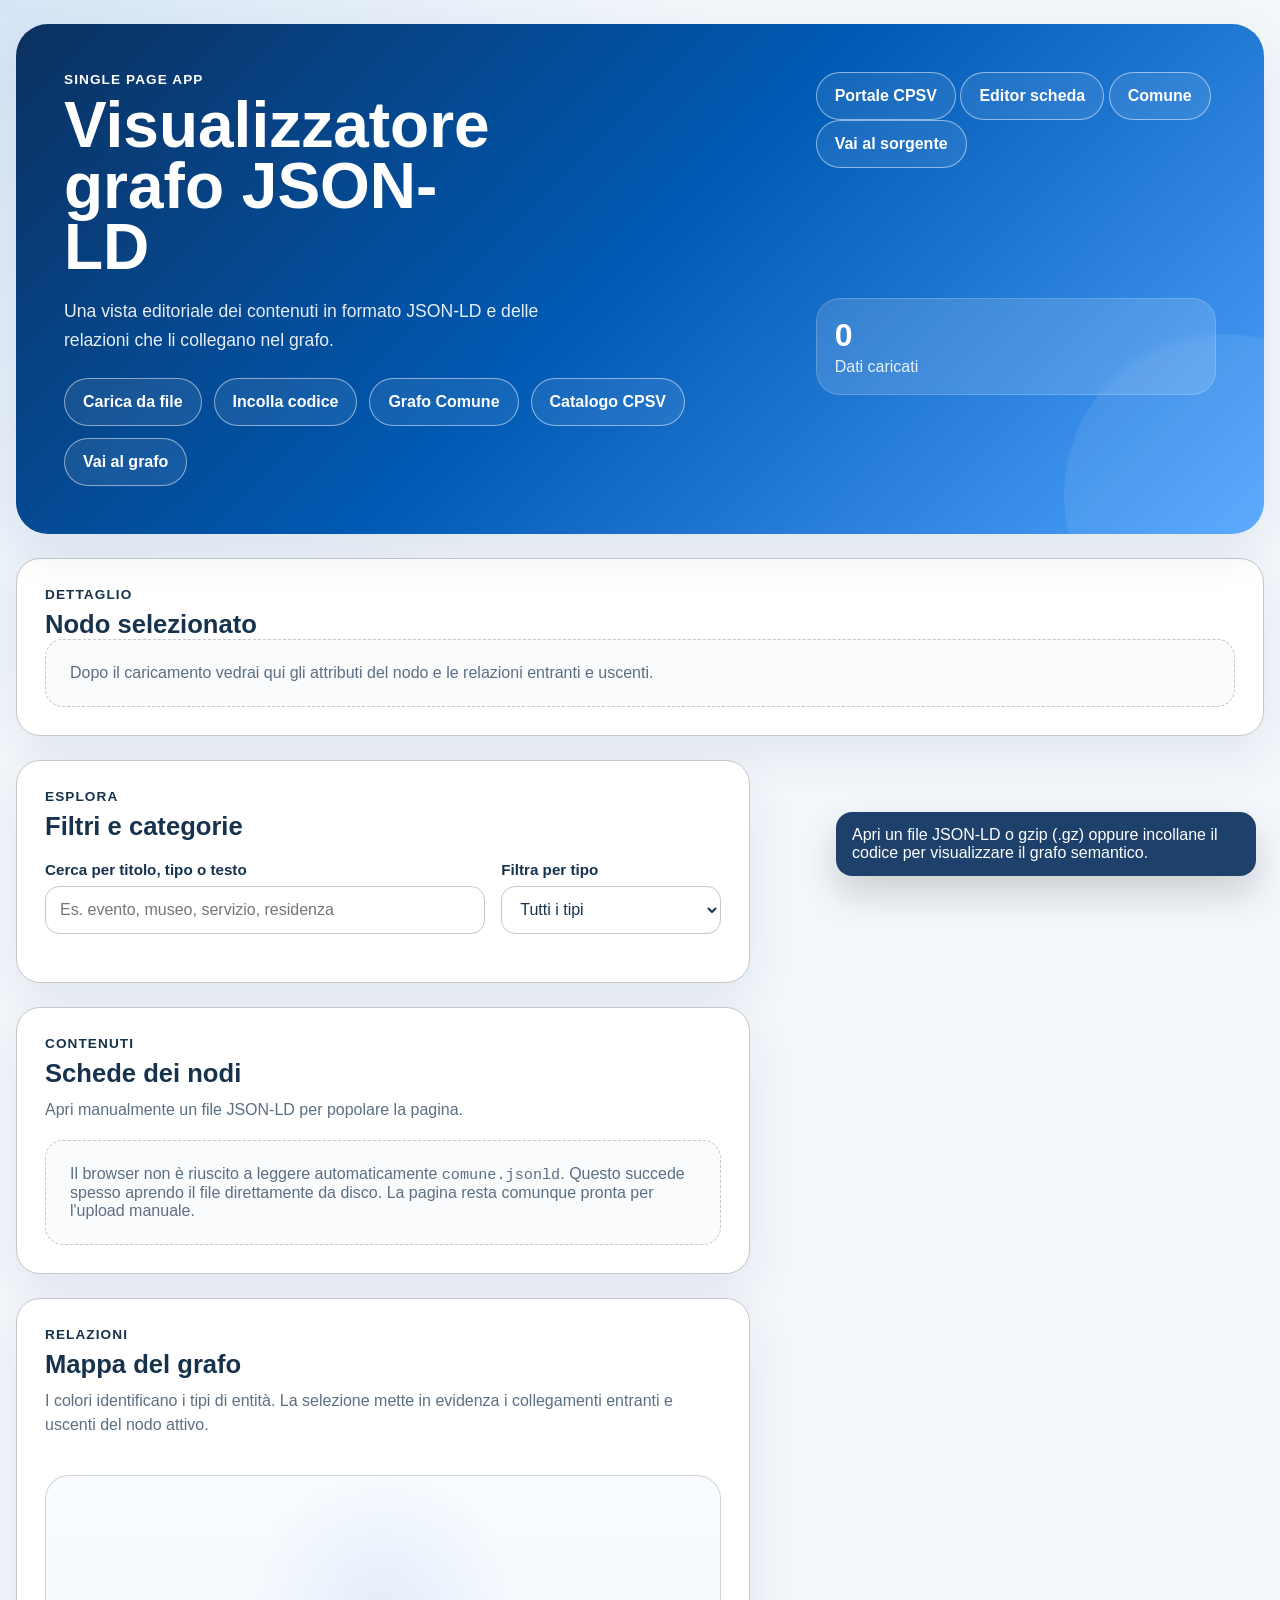
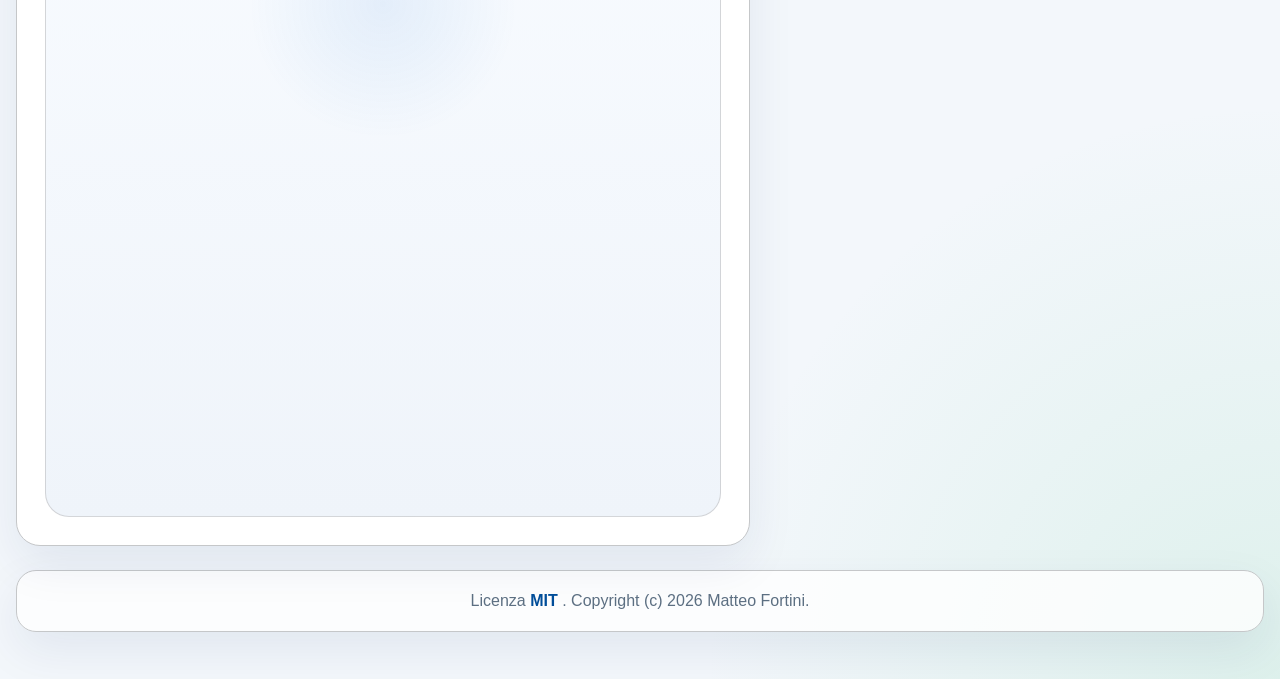
<file: index.html>
<!doctype html>
<html lang="it">
  <head>
    <meta charset="UTF-8" />
    <meta name="viewport" content="width=device-width, initial-scale=1.0" />
    <title>Visualizzatore grafo JSON-LD</title>
    <link rel="stylesheet" href="./styles.css" />
  </head>
  <body>
    <div class="page-shell">
      <header class="hero" aria-labelledby="page-title">
        <div class="hero__topbar">
          <a class="ghost-link hero__github-link" href="./cpsv.html">Portale CPSV</a>
          <a class="ghost-link hero__github-link" href="./scheda-cpsv.html">Editor scheda</a>
          <a class="ghost-link hero__github-link" href="./comune.html">Comune</a>
          <a
            class="ghost-link hero__github-link"
            href="https://github.com/mfortini/JSON-LD-viz"
            target="_blank"
            rel="noreferrer"
            aria-label="Apri il repository GitHub del progetto"
          >
            Vai al sorgente
          </a>
        </div>

        <div class="hero__content">
          <p class="eyebrow">Single page app</p>
          <h1 id="page-title">Visualizzatore grafo JSON-LD</h1>
          <p class="hero__lead">
            Una vista editoriale dei contenuti in formato JSON-LD e
            delle relazioni che li collegano nel grafo.
          </p>

          <div class="hero__actions">
            <label class="ghost-button" for="file-picker">
              Carica da file
            </label>
            <input
              id="file-picker"
              type="file"
              accept=".json,.jsonld,.json.gz,.gz,application/ld+json,application/gzip"
            />
            <button type="button" id="paste-btn" class="ghost-button">Incolla codice</button>
            <a class="ghost-link" href="./comune.html">Grafo Comune</a>
            <a class="ghost-link" href="./catalogo-cpsv/">Catalogo CPSV</a>
            <a class="ghost-link" href="#graph-panel">Vai al grafo</a>
          </div>
        </div>

        <div class="hero__stats" id="stats-panel" aria-live="polite"></div>
      </header>

      <main class="layout">
        <section
          class="panel panel--detail"
          aria-labelledby="detail-title"
          id="detail-panel"
        >
          <div class="section-heading">
            <p class="section-kicker">Dettaglio</p>
            <h2 id="detail-title">Nodo selezionato</h2>
          </div>

          <div id="node-detail" class="detail-empty">
            Seleziona una scheda o un nodo nel grafo per vedere attributi e
            collegamenti.
          </div>
        </section>

        <section class="panel panel--filters" aria-labelledby="filters-title">
          <div class="section-heading">
            <p class="section-kicker">Esplora</p>
            <h2 id="filters-title">Filtri e categorie</h2>
          </div>

          <div class="toolbar">
            <label class="field">
              <span class="field__label">Cerca per titolo, tipo o testo</span>
              <input
                id="search-input"
                type="search"
                placeholder="Es. evento, museo, servizio, residenza"
              />
            </label>

            <label class="field">
              <span class="field__label">Filtra per tipo</span>
              <select id="type-filter">
                <option value="all">Tutti i tipi</option>
              </select>
            </label>
          </div>

          <div class="type-pills" id="type-pills"></div>
        </section>

        <section class="panel panel--list" aria-labelledby="list-title">
          <div class="section-heading">
            <p class="section-kicker">Contenuti</p>
            <h2 id="list-title">Schede dei nodi</h2>
          </div>

          <p class="panel__intro" id="results-summary"></p>
          <ul class="card-grid" id="node-list"></ul>
        </section>

        <section
          class="panel panel--graph"
          aria-labelledby="graph-title"
          id="graph-panel"
        >
          <div class="section-heading">
            <p class="section-kicker">Relazioni</p>
            <h2 id="graph-title">Mappa del grafo</h2>
          </div>

          <p class="panel__intro">
            I colori identificano i tipi di entità. La selezione mette in
            evidenza i collegamenti entranti e uscenti del nodo attivo.
          </p>

          <div class="graph-legend" id="graph-legend"></div>
          <div class="graph-stage">
            <svg
              id="graph-svg"
              viewBox="0 0 960 640"
              role="img"
              aria-label="Visualizzazione delle connessioni del grafo JSON-LD"
            ></svg>
          </div>
        </section>
      </main>

      <footer class="site-footer">
        <p class="site-footer__license">
          Licenza
          <a href="./LICENSE" target="_blank" rel="noreferrer">MIT</a>
          . Copyright (c) 2026 Matteo Fortini.
        </p>
      </footer>

      <div class="toast" id="app-status" aria-live="polite"></div>

      <dialog id="paste-dialog" class="panel paste-modal" aria-labelledby="paste-modal-title">
        <div class="section-heading">
          <h2 id="paste-modal-title">Incolla JSON-LD</h2>
        </div>
        <p class="panel__intro" style="margin-bottom: 16px;">
          Incollando il codice, verrà compresso e aggiunto all'URL per permetterti di condividerlo facilmente con altri copiando il link.
        </p>
        <textarea id="paste-textarea" rows="12" placeholder="Copia e incolla qui il codice sorgente del JSON-LD..." aria-label="Sorgente JSON-LD"></textarea>
        <div class="paste-modal-actions">
          <button type="button" class="ghost-button ghost-button--dark" id="paste-cancel">Annulla</button>
          <button type="button" class="ghost-button" id="paste-confirm">Carica e Comprimi</button>
        </div>
      </dialog>
    </div>

    <script type="module" src="./app.js"></script>
  </body>
</html>
</file>
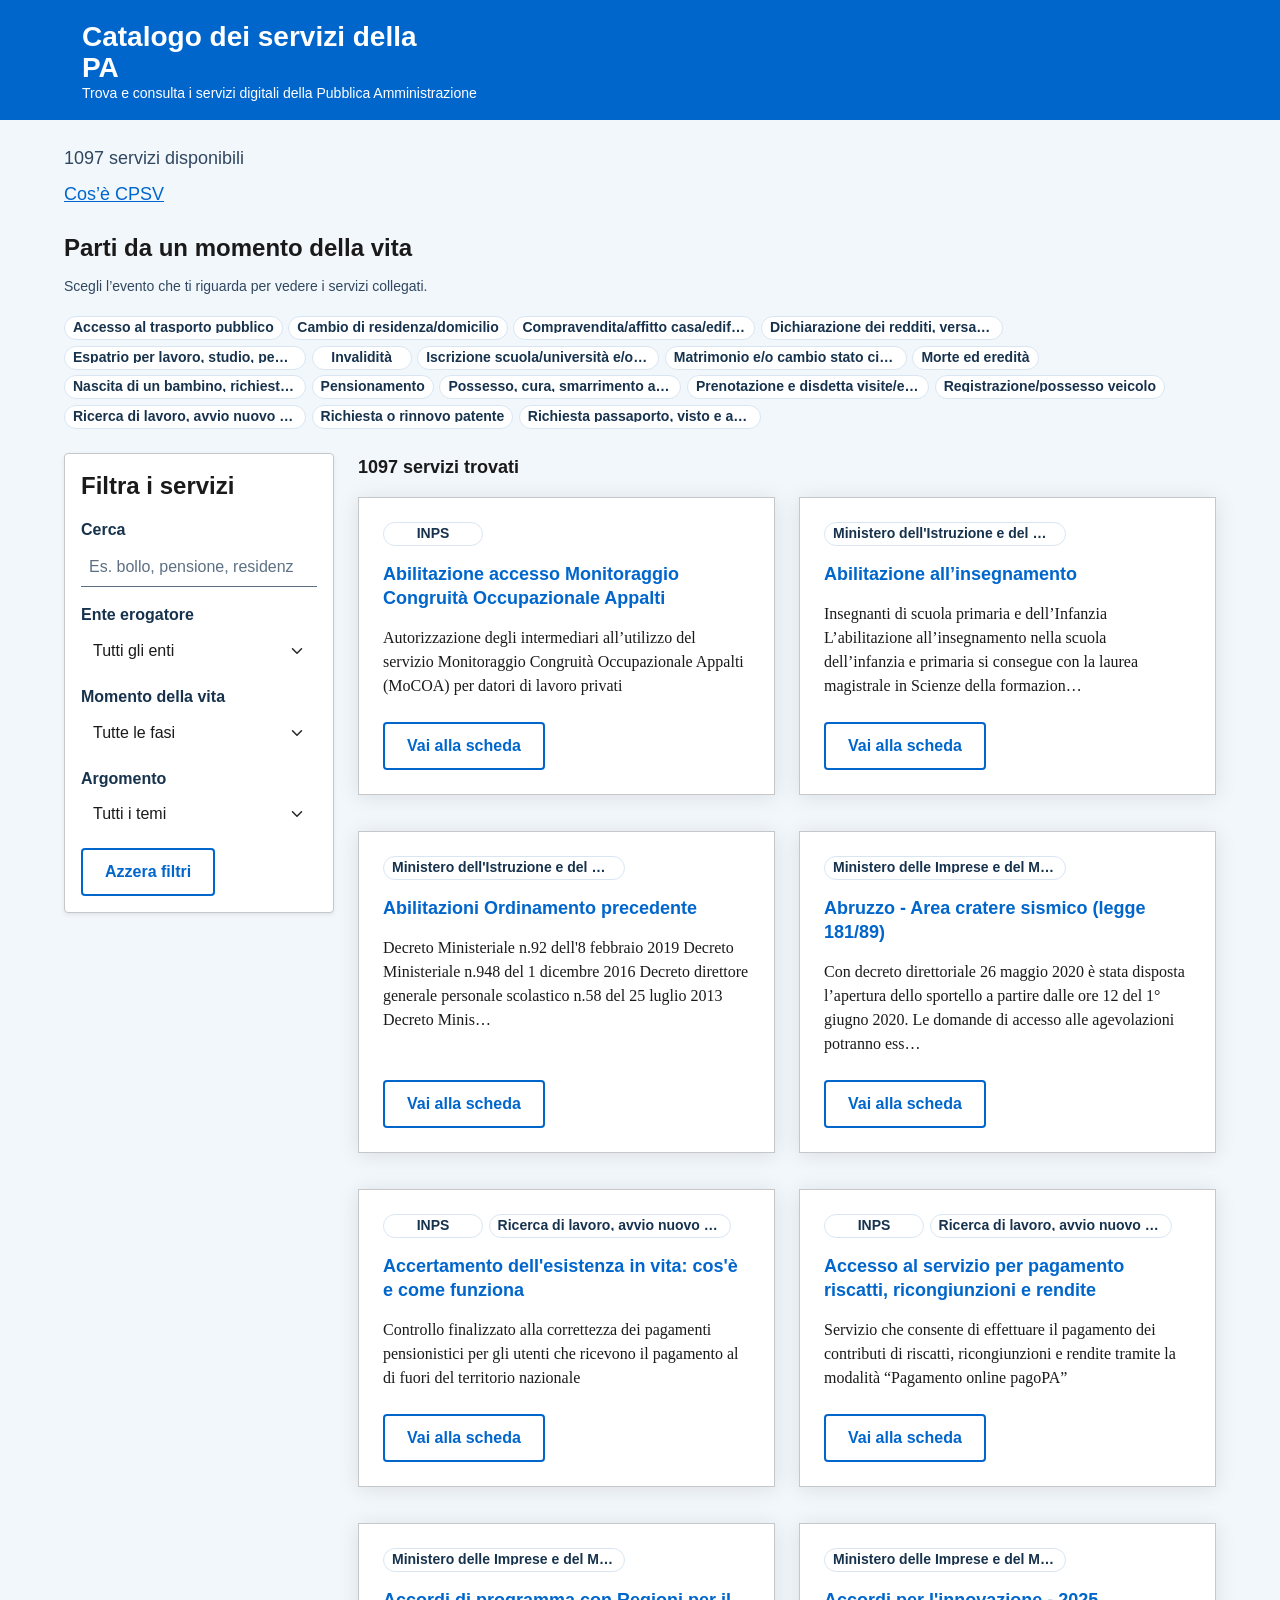
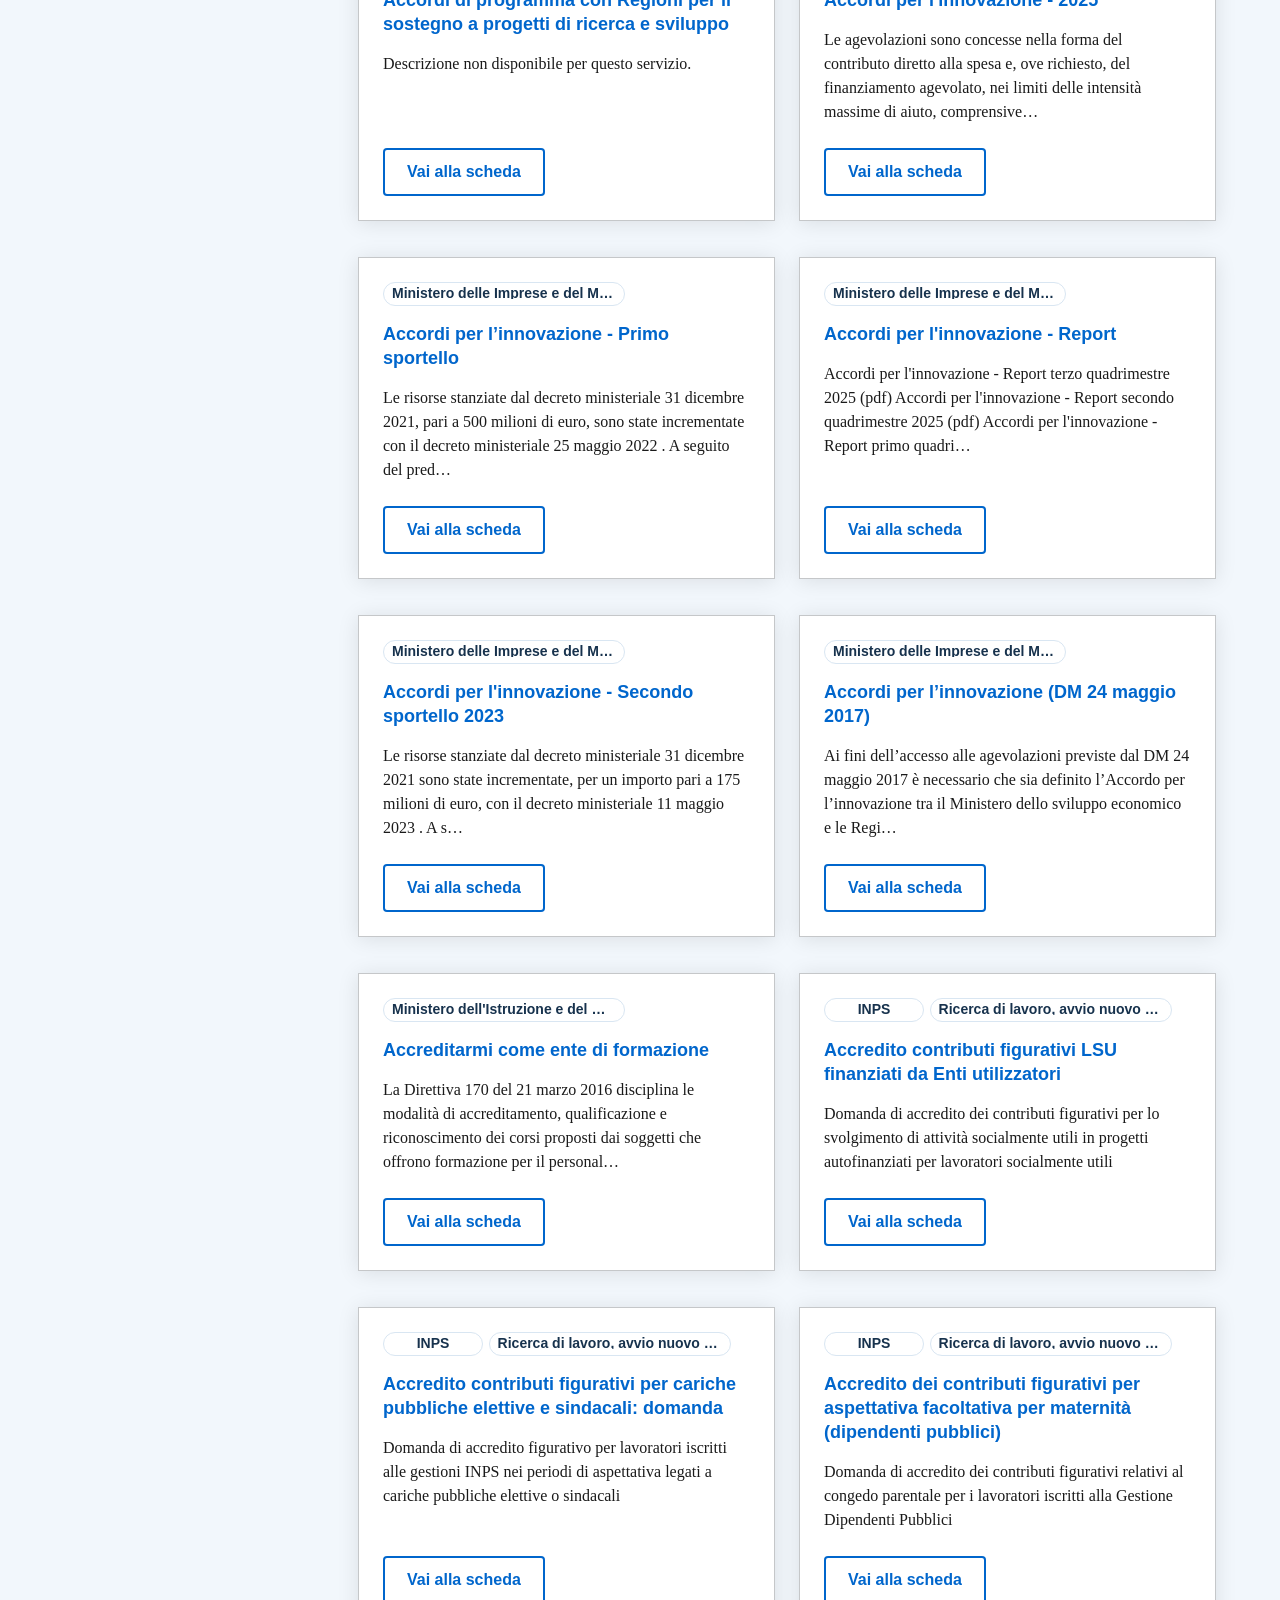
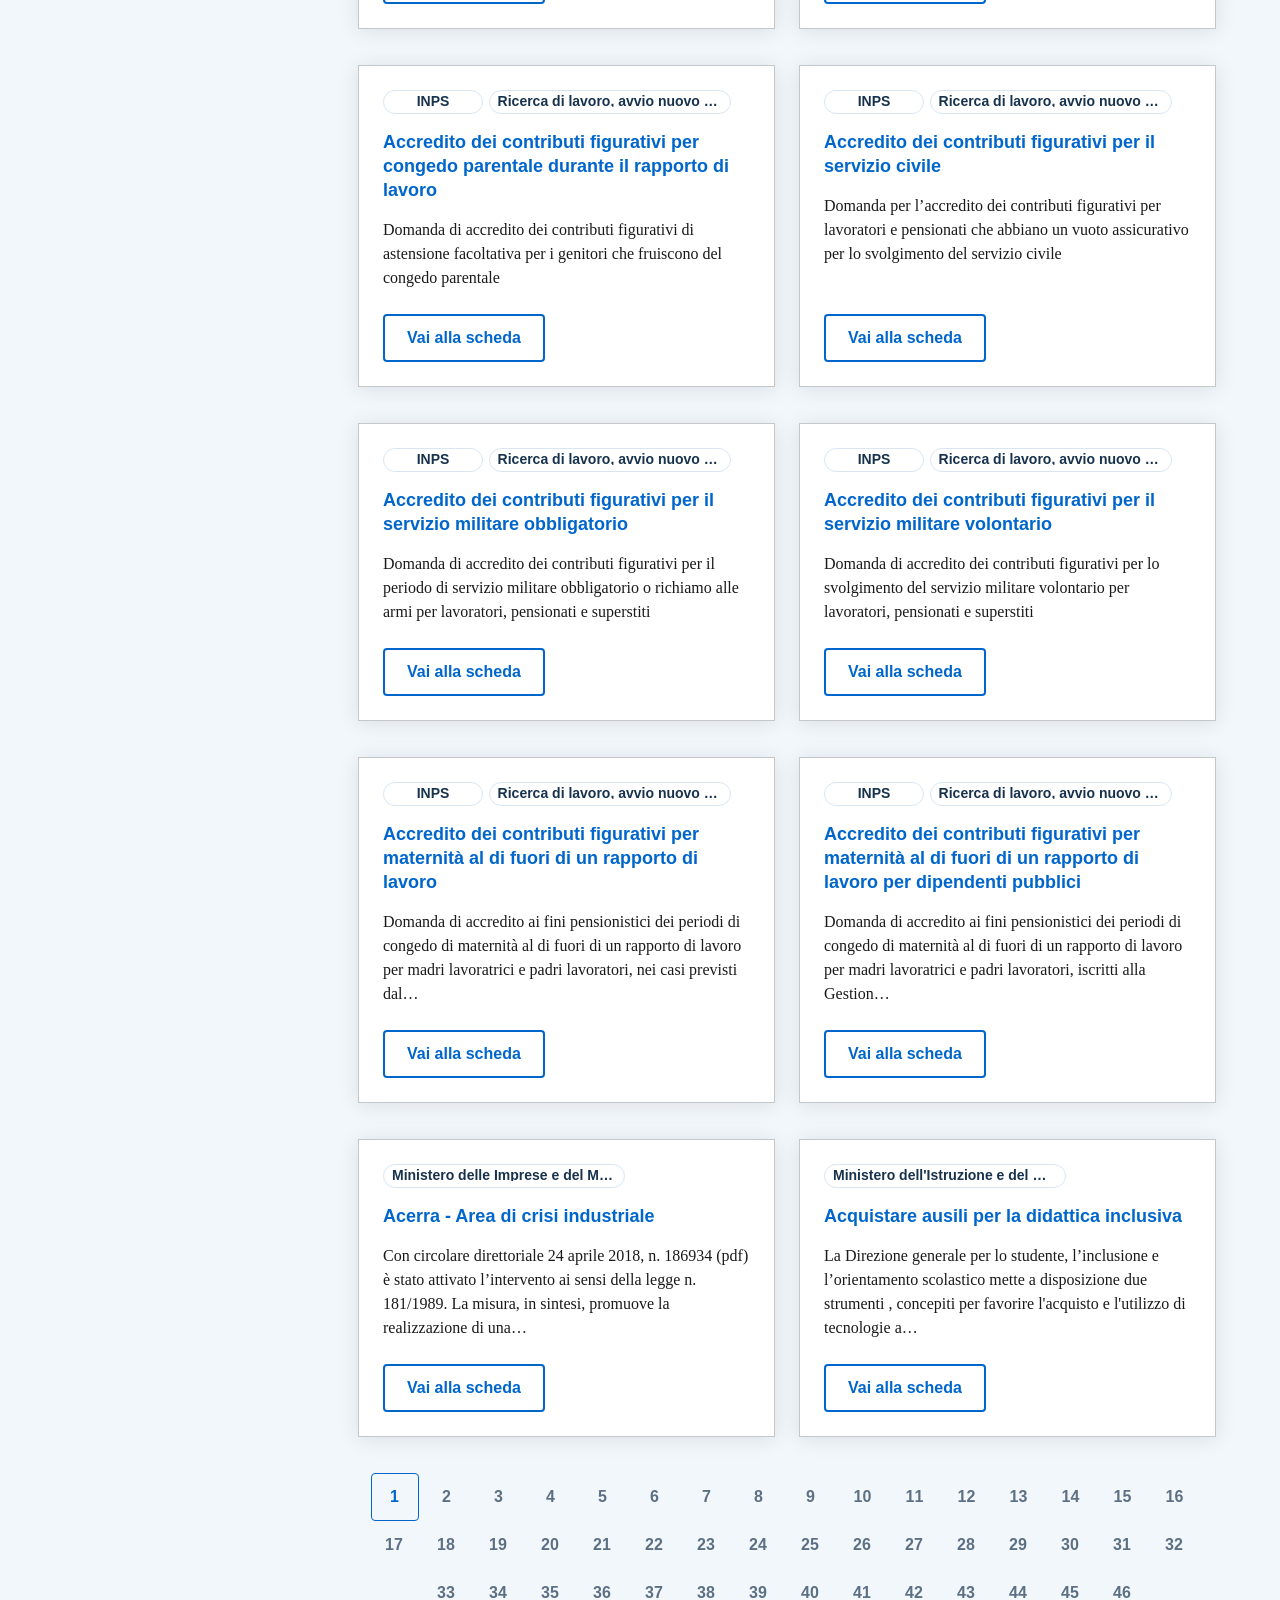
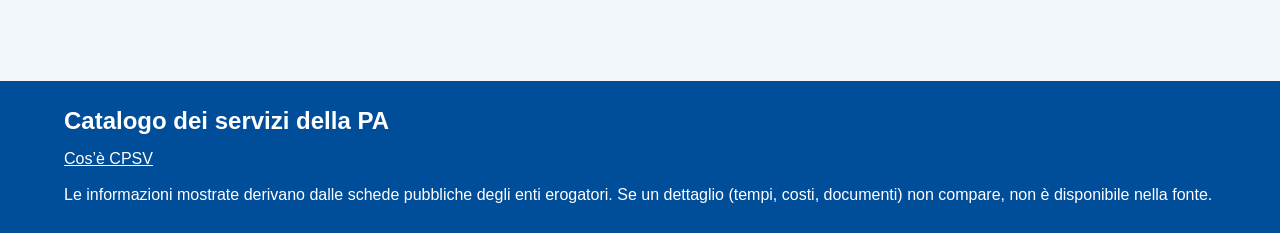
<file: catalogo-cpsv/index.html>
<!DOCTYPE html>
<html lang="it">
  <head>
    <meta charset="UTF-8" />
    <meta name="viewport" content="width=device-width, initial-scale=1, shrink-to-fit=no" />
    <title>Catalogo dei servizi della PA</title>
    <meta
      name="description"
      content="Trova e consulta i servizi digitali della Pubblica Amministrazione italiana."
    />
    <link rel="icon" href="data:," />
    <script type="module" crossorigin src="./assets/index-CiGrqw7E.js"></script>
    <link rel="stylesheet" crossorigin href="./assets/index-JVxy9NGw.css">
  </head>
  <body>
    <div id="app">
      <div class="progress-spinner progress-spinner-active" role="status">
        <span class="visually-hidden">Caricamento catalogo…</span>
      </div>
    </div>
  </body>
</html>
</file>
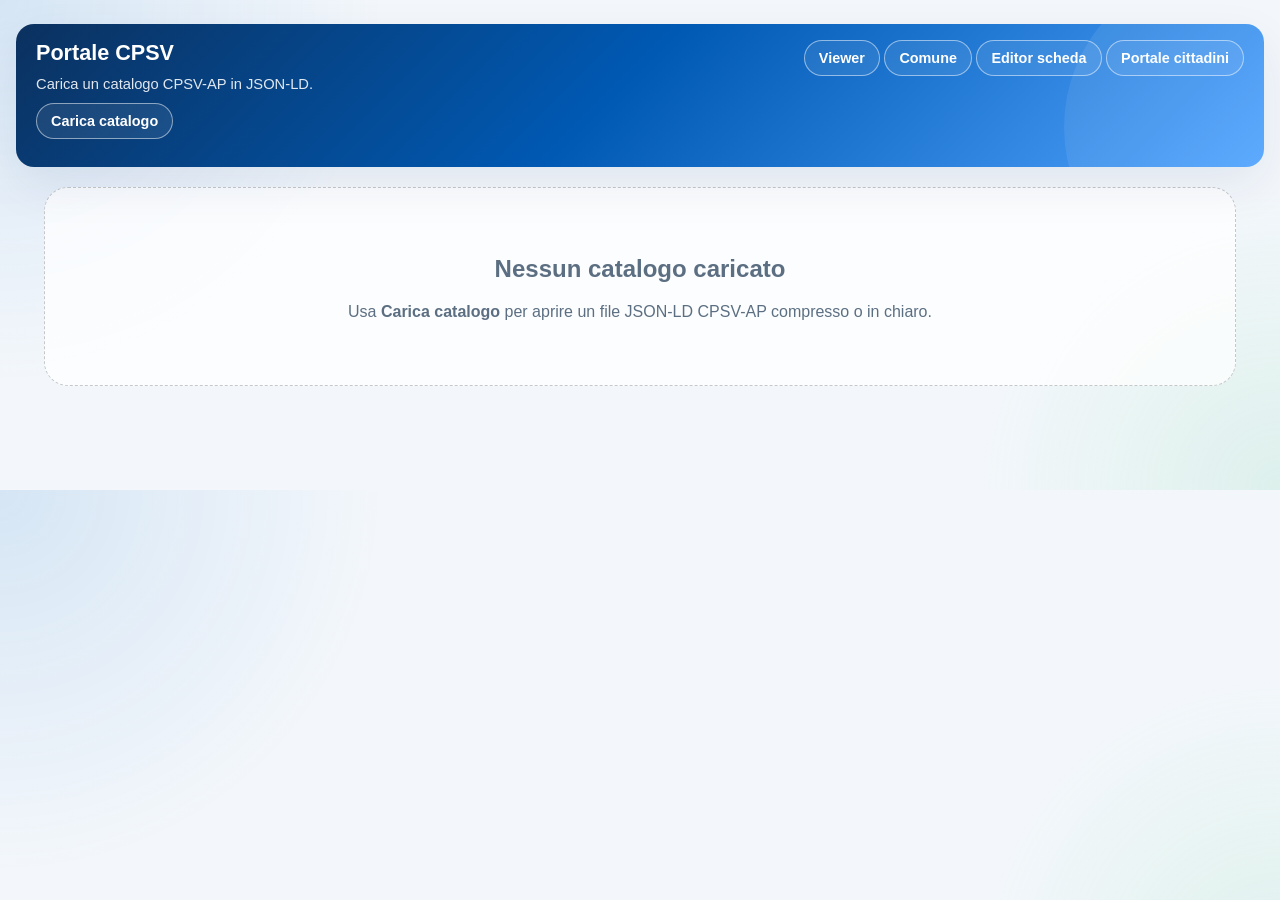
<file: cpsv.html>
<!doctype html>
<html lang="it">
  <head>
    <meta charset="UTF-8" />
    <meta name="viewport" content="width=device-width, initial-scale=1.0" />
    <title>Catalogo CPSV — portale servizi</title>
    <link rel="stylesheet" href="./styles.css" />
    <link rel="stylesheet" href="./cpsv.css?v=20260728b" />
  </head>
  <body>
    <div class="page-shell">
      <header class="hero cpsv-hero" aria-labelledby="page-title">
        <div class="hero__topbar">
          <a class="ghost-link hero__github-link" href="./index.html">Viewer</a>
          <a class="ghost-link hero__github-link" href="./comune.html">Comune</a>
          <a class="ghost-link hero__github-link" href="./scheda-cpsv.html">Editor scheda</a>
          <a class="ghost-link hero__github-link" href="./catalogo-cpsv/">Portale cittadini</a>
        </div>

        <div class="hero__content">
          <h1 id="page-title">Portale CPSV</h1>
          <p class="hero__lead" id="org-lead">Carica un catalogo CPSV-AP in JSON-LD.</p>
          <div class="hero__actions">
            <label class="ghost-button" for="file-picker">Carica catalogo</label>
            <input
              id="file-picker"
              type="file"
              accept=".json,.jsonld,.json.gz,.gz,application/ld+json,application/gzip"
            />
          </div>
        </div>

        <div class="hero__stats" id="stats-panel" aria-live="polite"></div>
      </header>

      <main class="cpsv-main" id="view-root" aria-live="polite"></main>
    </div>

    <div class="toast" id="app-status" aria-live="polite"></div>

    <dialog id="load-mode-dialog" class="panel cpsv-load-dialog" aria-labelledby="load-mode-title">
      <div class="section-heading">
        <h2 id="load-mode-title">Catalogo già caricato</h2>
      </div>
      <p class="panel__intro">
        Vuoi aggiungere <strong id="load-mode-filename">il file</strong> al catalogo esistente o ricominciare da zero?
      </p>
      <div class="cpsv-load-dialog__actions">
        <button type="button" class="ghost-button ghost-button--dark" id="load-mode-cancel">Annulla</button>
        <button type="button" class="ghost-button ghost-button--dark" id="load-mode-replace">Ricomincia</button>
        <button type="button" class="ghost-button" id="load-mode-append">Aggiungi al catalogo</button>
      </div>
    </dialog>

    <script type="module" src="./cpsv-app.js?v=20260728c"></script>
  </body>
</html>
</file>
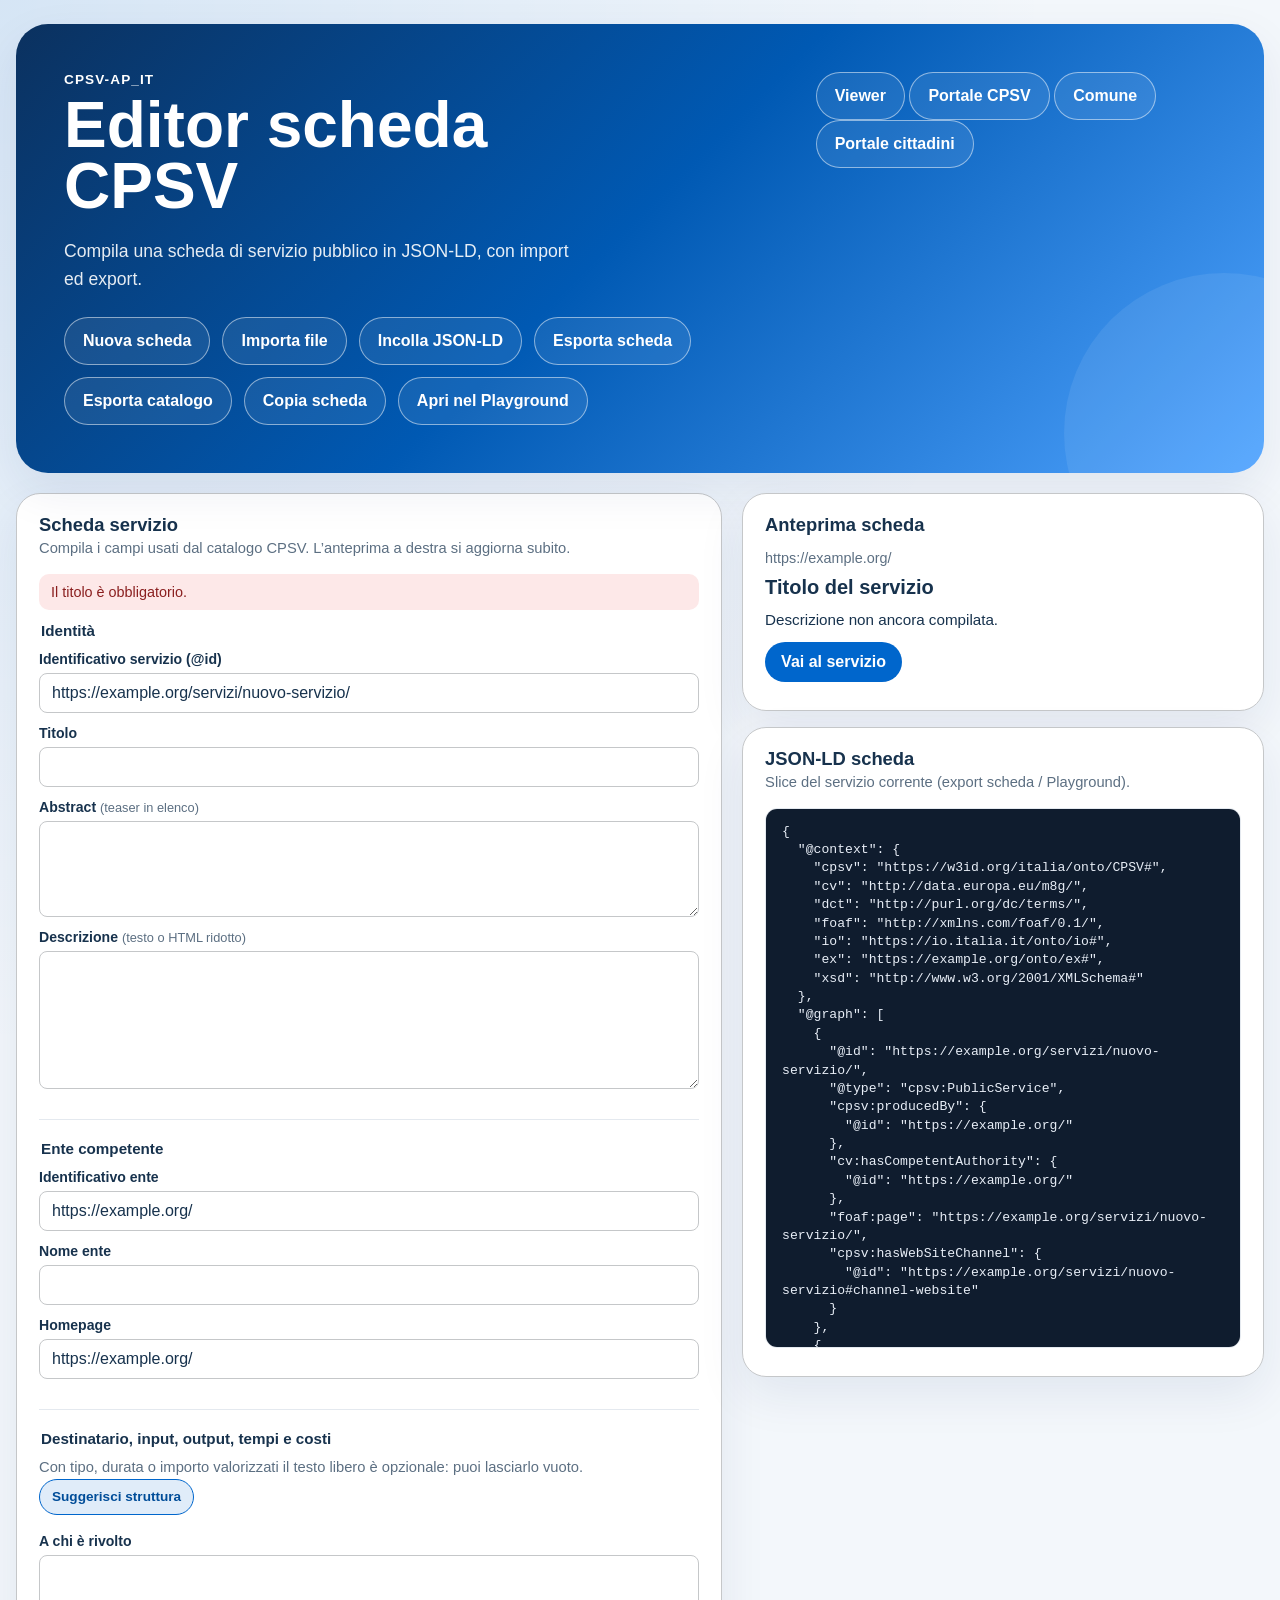
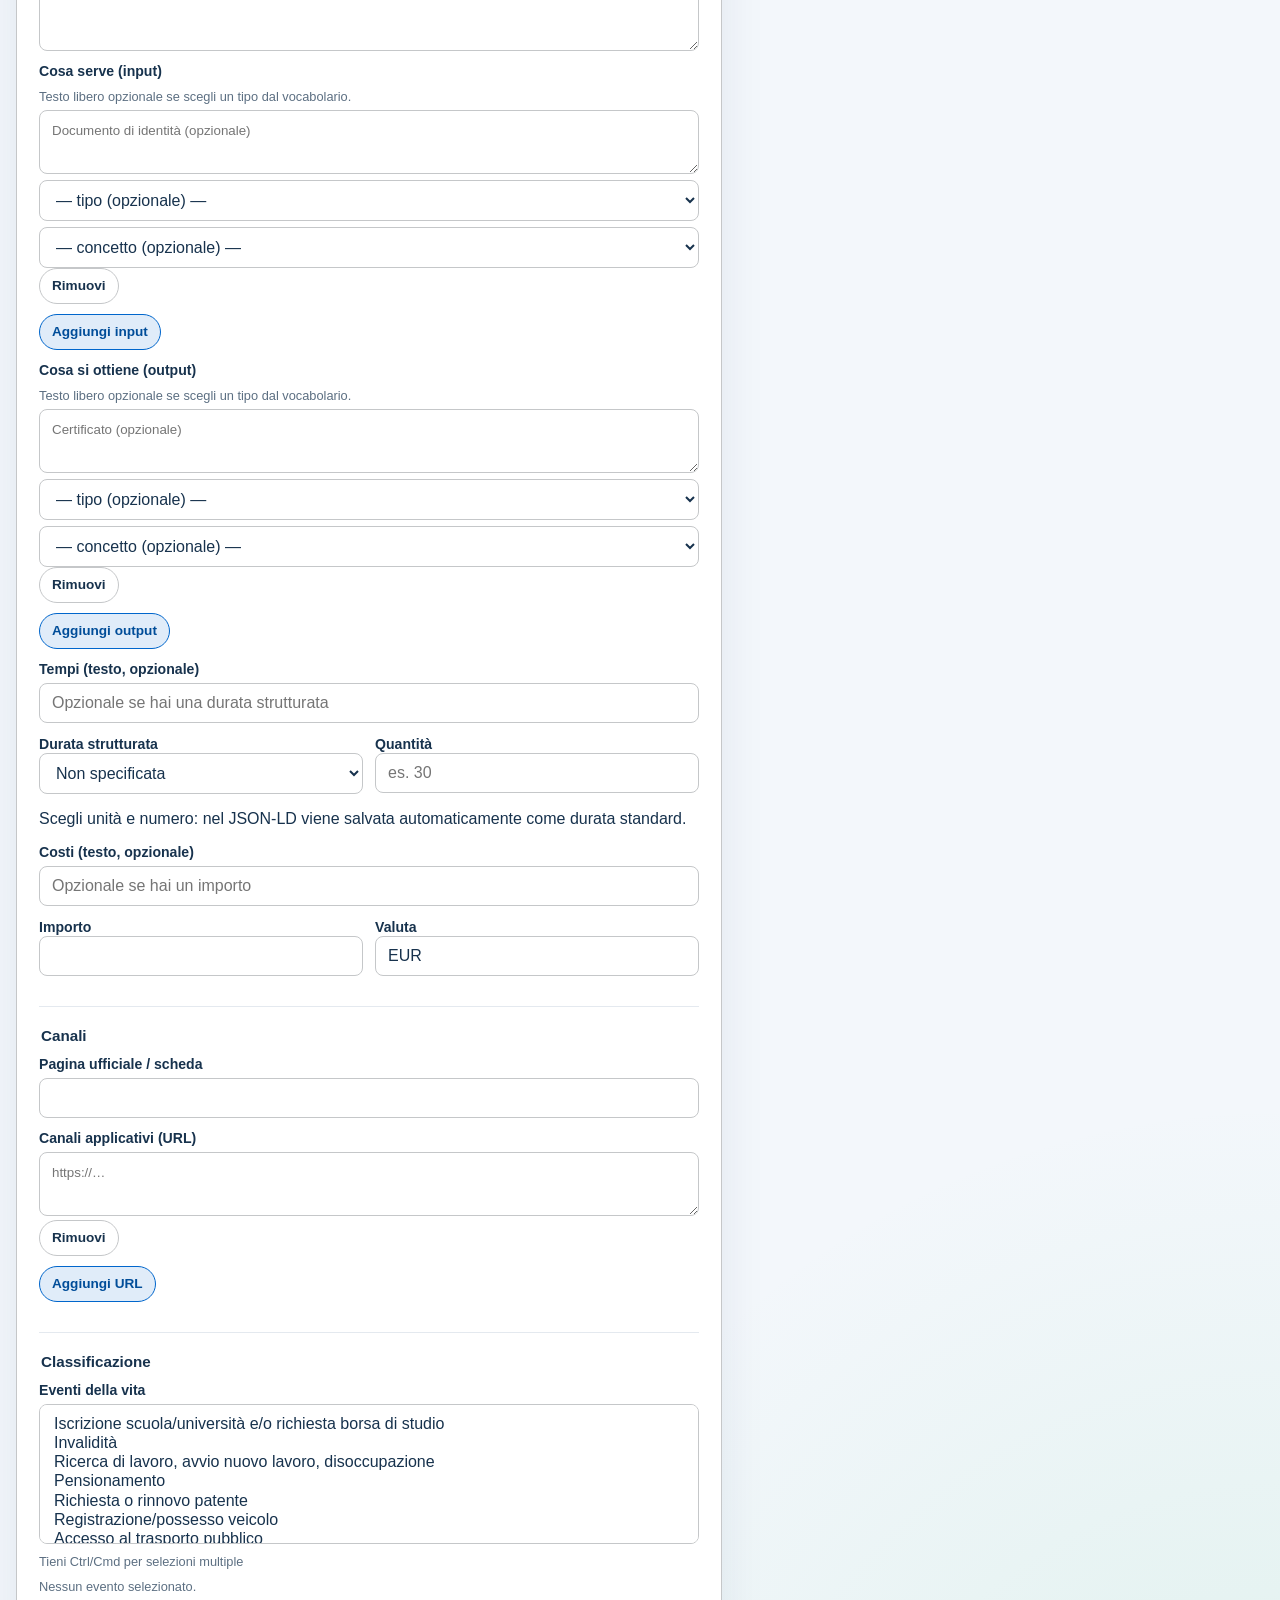
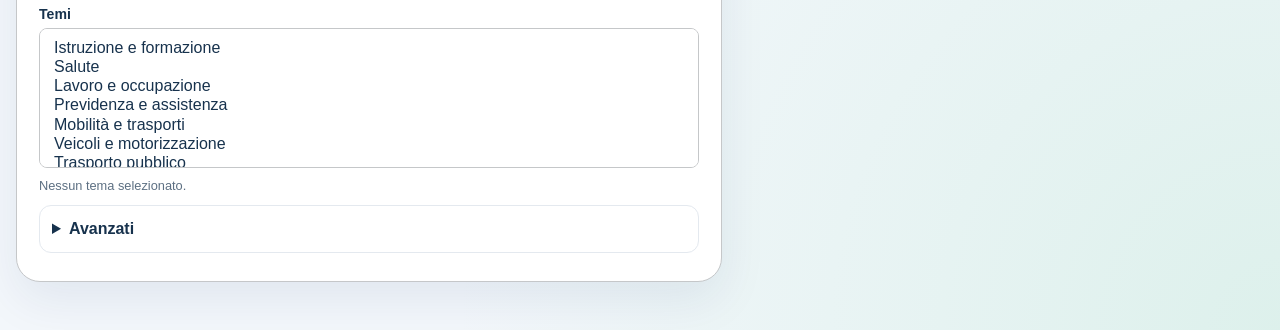
<file: scheda-cpsv.html>
<!doctype html>
<html lang="it">
  <head>
    <meta charset="UTF-8" />
    <meta name="viewport" content="width=device-width, initial-scale=1.0" />
    <title>Editor scheda CPSV</title>
    <link rel="stylesheet" href="./styles.css" />
    <link rel="stylesheet" href="./scheda-cpsv.css" />
  </head>
  <body>
    <div class="page-shell">
      <header class="hero cpsv-hero scheda-hero" aria-labelledby="page-title">
        <div class="hero__topbar">
          <a class="ghost-link hero__github-link" href="./index.html">Viewer</a>
          <a class="ghost-link hero__github-link" href="./cpsv.html">Portale CPSV</a>
          <a class="ghost-link hero__github-link" href="./comune.html">Comune</a>
          <a class="ghost-link hero__github-link" href="./catalogo-cpsv/">Portale cittadini</a>
        </div>

        <div class="hero__content">
          <p class="eyebrow">CPSV-AP_IT</p>
          <h1 id="page-title">Editor scheda CPSV</h1>
          <p class="hero__lead">
            Compila una scheda di servizio pubblico in JSON-LD, con import ed export.
          </p>
          <div class="hero__actions" id="toolbar">
            <button type="button" class="ghost-button" id="btn-new">Nuova scheda</button>
            <label class="ghost-button" for="file-import">Importa file</label>
            <input
              id="file-import"
              type="file"
              accept=".json,.jsonld,application/ld+json,application/json"
              hidden
            />
            <button type="button" class="ghost-button" id="btn-paste">Incolla JSON-LD</button>
            <button type="button" class="ghost-button" id="btn-export">Esporta scheda</button>
            <button type="button" class="ghost-button" id="btn-export-catalog" hidden>
              Esporta catalogo
            </button>
            <button type="button" class="ghost-button" id="btn-copy">Copia scheda</button>
            <button type="button" class="ghost-button" id="btn-playground">
              Apri nel Playground
            </button>
          </div>
        </div>
      </header>

      <main class="scheda-layout" id="editor-root" aria-live="polite"></main>
    </div>

    <div class="toast" id="app-status" aria-live="polite"></div>

    <dialog id="paste-dialog" class="panel scheda-dialog" aria-labelledby="paste-title">
      <div class="section-heading">
        <h2 id="paste-title">Incolla JSON-LD</h2>
      </div>
      <p class="panel__intro">
        Incolla un documento con <code>@context</code> e <code>@graph</code>, oppure un singolo
        PublicService.
      </p>
      <textarea id="paste-input" rows="14" spellcheck="false" aria-label="JSON-LD da importare"></textarea>
      <div class="scheda-dialog__actions">
        <button type="button" class="ghost-button ghost-button--dark" id="paste-cancel">
          Annulla
        </button>
        <button type="button" class="ghost-button" id="paste-apply">Importa</button>
      </div>
    </dialog>

    <dialog id="pick-dialog" class="panel scheda-dialog" aria-labelledby="pick-title">
      <div class="section-heading">
        <h2 id="pick-title">Scegli il servizio</h2>
      </div>
      <p class="panel__intro">Il file contiene più PublicService. Quale vuoi editare?</p>
      <div id="pick-list" class="scheda-pick-list"></div>
      <div class="scheda-dialog__actions">
        <button type="button" class="ghost-button ghost-button--dark" id="pick-cancel">
          Annulla
        </button>
      </div>
    </dialog>

    <script type="module" src="./scheda-cpsv-app.js"></script>
  </body>
</html>
</file>
<file: styles.css>
:root {
  --page-bg: #f3f7fb;
  --panel-bg: #ffffff;
  --panel-border: #c5c7c9;
  --panel-shadow: 0 18px 48px rgba(0, 41, 102, 0.08);
  --text-main: #17324d;
  --text-muted: #5c6f82;
  --accent: #0066cc;
  --accent-strong: #004d99;
  --accent-soft: rgba(0, 102, 204, 0.12);
  --hero-bg: linear-gradient(135deg, #0b315f 0%, #0059b3 48%, #4fa3ff 100%);
  --radius-card: 4px;
  --radius-panel: 24px;
  --spacing-s: 16px;
  --spacing-m: 24px;
  --spacing-l: 40px;
  --spacing-xl: 56px;
  --font-display: "Titillium Web", "Segoe UI", sans-serif;
  --font-body: "Titillium Web", "Segoe UI", sans-serif;
  --font-mono: "Roboto Mono", "SFMono-Regular", monospace;
}

* {
  box-sizing: border-box;
}

html {
  scroll-behavior: smooth;
}

body {
  margin: 0;
  font-family: var(--font-body);
  color: var(--text-main);
  background:
    radial-gradient(circle at top left, rgba(0, 102, 204, 0.12), transparent 28%),
    radial-gradient(circle at bottom right, rgba(121, 210, 166, 0.18), transparent 22%),
    var(--page-bg);
}

button,
input,
select {
  font: inherit;
}

button {
  cursor: pointer;
}

code {
  font-family: var(--font-mono);
  font-size: 0.95em;
}

.page-shell {
  width: min(1440px, calc(100% - 32px));
  margin: 24px auto 48px;
}

.hero {
  display: grid;
  grid-template-columns: minmax(0, 1.6fr) minmax(320px, 0.9fr);
  grid-template-areas:
    "content topbar"
    "content stats";
  gap: var(--spacing-l);
  padding: clamp(28px, 4vw, 48px);
  border-radius: 32px;
  color: #ffffff;
  background: var(--hero-bg);
  box-shadow: var(--panel-shadow);
  overflow: hidden;
  position: relative;
}

.hero__topbar {
  grid-area: topbar;
  position: relative;
  justify-self: end;
  align-self: start;
  z-index: 2;
}

.hero::after {
  content: "";
  position: absolute;
  inset: auto -120px -120px auto;
  width: 320px;
  height: 320px;
  border-radius: 50%;
  background: rgba(255, 255, 255, 0.08);
}

.hero__content {
  grid-area: content;
  position: relative;
  z-index: 1;
}

.hero__github-link {
  min-height: 48px;
  padding: 0 18px;
}

.eyebrow,
.section-kicker {
  margin: 0 0 8px;
  font-size: 0.85rem;
  font-weight: 700;
  letter-spacing: 0.08em;
  text-transform: uppercase;
}

.hero h1 {
  margin: 0;
  font-family: var(--font-display);
  font-size: clamp(2.2rem, 5vw, 4.2rem);
  line-height: 0.95;
  max-width: 12ch;
}

.hero__lead {
  margin: 20px 0 0;
  max-width: 54ch;
  font-size: 1.1rem;
  line-height: 1.6;
  color: rgba(255, 255, 255, 0.9);
}

.hero__actions {
  display: flex;
  flex-wrap: wrap;
  gap: 12px;
  margin-top: 24px;
}

#file-picker {
  position: absolute;
  width: 1px;
  height: 1px;
  padding: 0;
  margin: -1px;
  overflow: hidden;
  clip: rect(0, 0, 0, 0);
  white-space: nowrap;
  border: 0;
}

.ghost-button.ghost-button--dark {
  border-color: var(--panel-border);
  color: var(--text-main);
  background: transparent;
}

.ghost-button.ghost-button--dark:hover,
.ghost-button.ghost-button--dark:focus-visible {
  background: #f3f7fb;
  border-color: var(--text-muted);
}

.paste-modal {
  max-width: 640px;
  width: calc(100% - 32px);
  margin: auto;
  padding: 32px;
}

.paste-modal::backdrop {
  background: rgba(11, 49, 95, 0.4);
  backdrop-filter: blur(4px);
}

#paste-textarea {
  width: 100%;
  resize: vertical;
  margin-bottom: 24px;
  font-family: var(--font-mono);
  font-size: 0.9rem;
  padding: 16px;
  border: 1px solid var(--panel-border);
  border-radius: 12px;
  background: #f8fbff;
  color: var(--text-main);
  line-height: 1.4;
}

#paste-textarea:focus-visible {
  outline: 3px solid rgba(0, 102, 204, 0.18);
  outline-offset: 2px;
  border-color: var(--accent);
}

.paste-modal-actions {
  display: flex;
  gap: 12px;
  justify-content: flex-end;
}

.paste-modal-actions .ghost-button {
  background: var(--accent);
  border-color: transparent;
}

.paste-modal-actions .ghost-button:hover,
.paste-modal-actions .ghost-button:focus-visible {
  background: var(--accent-strong);
  transform: translateY(-1px);
}

.paste-modal-actions .ghost-button--dark {
  background: transparent;
  border-color: var(--panel-border);
  color: var(--text-main);
}

.paste-modal-actions .ghost-button--dark:hover {
  background: #f8f9fa;
  border-color: #a4abb3;
}

.ghost-button,
.ghost-link {
  display: inline-flex;
  align-items: center;
  justify-content: center;
  min-height: 48px;
  padding: 0 18px;
  border-radius: 999px;
  border: 1px solid rgba(255, 255, 255, 0.5);
  color: #ffffff;
  background: rgba(255, 255, 255, 0.08);
  text-decoration: none;
  font-weight: 600;
  transition:
    transform 180ms ease,
    background 180ms ease,
    border-color 180ms ease;
}

.ghost-button:hover,
.ghost-button:focus-visible,
.ghost-link:hover,
.ghost-link:focus-visible {
  transform: translateY(-1px);
  background: rgba(255, 255, 255, 0.16);
  border-color: rgba(255, 255, 255, 0.85);
}

.hero__stats {
  grid-area: stats;
  position: relative;
  z-index: 1;
  display: grid;
  gap: 14px;
  align-content: start;
}

.stat-card {
  padding: 18px;
  border-radius: 24px;
  background: rgba(255, 255, 255, 0.14);
  backdrop-filter: blur(6px);
  border: 1px solid rgba(255, 255, 255, 0.18);
}

.stat-card__value {
  display: block;
  font-size: 2rem;
  font-weight: 700;
}

.stat-card__label {
  display: block;
  margin-top: 4px;
  color: rgba(255, 255, 255, 0.88);
}

.layout {
  display: grid;
  grid-template-columns: minmax(0, 1.2fr) minmax(320px, 0.8fr);
  gap: 24px;
  margin-top: 24px;
}

.site-footer {
  margin-top: 24px;
  padding: 18px 24px;
  border: 1px solid var(--panel-border);
  border-radius: 20px;
  background: rgba(255, 255, 255, 0.8);
  box-shadow: var(--panel-shadow);
}

.site-footer__license {
  margin: 0;
  color: var(--text-muted);
  line-height: 1.5;
  text-align: center;
}

.site-footer__license a {
  color: var(--accent-strong);
  font-weight: 700;
  text-decoration: none;
}

.site-footer__license a:hover,
.site-footer__license a:focus-visible {
  text-decoration: underline;
}

.panel {
  background: var(--panel-bg);
  border: 1px solid var(--panel-border);
  border-radius: var(--radius-panel);
  box-shadow: var(--panel-shadow);
  padding: 28px;
}

.panel--filters,
.panel--list,
.panel--graph {
  grid-column: 1;
}

.panel--detail {
  grid-column: 1 / -1;
  align-self: start;
}

.section-heading h2 {
  margin: 0;
  font-size: 1.6rem;
}

.panel__intro {
  margin: 10px 0 0;
  color: var(--text-muted);
  line-height: 1.5;
}

.toolbar {
  display: grid;
  grid-template-columns: minmax(0, 1.6fr) minmax(220px, 0.8fr);
  gap: 16px;
  margin-top: 20px;
}

.field {
  display: grid;
  gap: 8px;
}

.field__label {
  font-size: 0.95rem;
  font-weight: 600;
}

.field input,
.field select {
  min-height: 48px;
  padding: 0 14px;
  border: 1px solid var(--panel-border);
  border-radius: 14px;
  background: #ffffff;
  color: var(--text-main);
}

.field input:focus-visible,
.field select:focus-visible {
  outline: 3px solid rgba(0, 102, 204, 0.18);
  outline-offset: 2px;
  border-color: var(--accent);
}

.type-pills,
.graph-legend {
  display: flex;
  flex-wrap: wrap;
  gap: 10px;
  margin-top: 20px;
}

.type-pill,
.legend-chip {
  display: inline-flex;
  align-items: center;
  gap: 10px;
  padding: 10px 14px;
  border-radius: 999px;
  border: 1px solid var(--panel-border);
  background: #f8fbff;
  color: var(--text-main);
}

.legend-chip--flow {
  font-weight: 700;
}

.legend-line {
  display: inline-block;
  width: 18px;
  height: 0;
  border-top: 3px solid currentColor;
  position: relative;
}

.legend-line::after {
  content: "";
  position: absolute;
  right: -2px;
  top: -5px;
  border-top: 5px solid transparent;
  border-bottom: 5px solid transparent;
  border-left: 8px solid currentColor;
}

.legend-chip--incoming {
  color: #c62828;
}

.legend-chip--outgoing {
  color: #00796b;
}

.legend-chip--neutral {
  color: #5c6f82;
}

.type-pill {
  transition:
    transform 160ms ease,
    border-color 160ms ease,
    box-shadow 160ms ease;
}

.type-pill:hover,
.type-pill:focus-visible,
.type-pill.is-active {
  transform: translateY(-1px);
  border-color: var(--accent);
  box-shadow: 0 10px 24px rgba(0, 102, 204, 0.12);
}

.swatch {
  width: 12px;
  height: 12px;
  border-radius: 50%;
  flex: none;
}

#results-summary {
  margin: 10px 0 18px;
  color: var(--text-muted);
}

.card-grid {
  display: grid;
  grid-template-columns: repeat(auto-fit, minmax(240px, 1fr));
  gap: 16px;
  list-style: none;
  padding: 0;
  margin: 0;
}

.entity-card {
  display: grid;
  gap: 14px;
  width: 100%;
  min-height: 210px;
  padding: 20px;
  border: 1px solid var(--panel-border);
  border-top-width: 6px;
  border-radius: 18px;
  background: #ffffff;
  text-align: left;
  color: var(--text-main);
  transition:
    transform 180ms ease,
    box-shadow 180ms ease,
    border-color 180ms ease;
}

.entity-card:hover,
.entity-card:focus-visible,
.entity-card.is-selected {
  transform: translateY(-2px);
  box-shadow: 0 18px 32px rgba(23, 50, 77, 0.12);
  border-color: rgba(0, 102, 204, 0.35);
}

.entity-card__eyebrow {
  display: flex;
  align-items: center;
  gap: 10px;
  font-size: 0.9rem;
  color: var(--text-muted);
}

.entity-card__title {
  margin: 0;
  font-size: 1.22rem;
  line-height: 1.2;
}

.entity-card__summary {
  margin: 0;
  color: var(--text-muted);
  line-height: 1.55;
}

.entity-card__meta {
  display: flex;
  flex-wrap: wrap;
  gap: 8px;
  margin-top: auto;
}

.meta-chip {
  display: inline-flex;
  align-items: center;
  min-height: 32px;
  padding: 0 10px;
  border-radius: 999px;
  background: #eef4fb;
  color: var(--text-main);
  font-size: 0.88rem;
}

.detail-empty,
.empty-state {
  padding: 24px;
  border: 1px dashed var(--panel-border);
  border-radius: 18px;
  color: var(--text-muted);
  background: #f9fbfd;
}

.detail-header {
  display: grid;
  gap: 10px;
}

.detail-header h3 {
  margin: 0;
  font-size: 1.6rem;
  line-height: 1.15;
}

.detail-header code {
  color: var(--text-muted);
  word-break: break-all;
}

.detail-header__top {
  display: flex;
  align-items: center;
  justify-content: space-between;
  gap: 12px;
}

.source-toggle {
  display: inline-flex;
  align-items: center;
  padding: 5px 11px;
  border-radius: 999px;
  border: 1px solid var(--panel-border);
  background: #f0f4fa;
  color: var(--text-muted);
  font-family: var(--font-mono);
  font-size: 0.82rem;
  font-weight: 700;
  white-space: nowrap;
  transition:
    background 160ms ease,
    color 160ms ease,
    border-color 160ms ease;
}

.source-toggle:hover,
.source-toggle:focus-visible {
  background: #e0eaf8;
  border-color: var(--accent);
  color: var(--accent-strong);
}

.source-toggle.is-active {
  background: var(--accent);
  border-color: var(--accent);
  color: #ffffff;
}

.source-box {
  background: #0b1829;
  border-color: #1e2f45;
}

.source-box h4 {
  color: rgba(255, 255, 255, 0.55);
}

.source-pre {
  margin: 0;
  padding: 0;
  font-family: var(--font-mono);
  font-size: 0.82rem;
  line-height: 1.65;
  color: #a8d8ea;
  white-space: pre-wrap;
  word-break: break-all;
  overflow-x: hidden;
  max-height: 420px;
  overflow-y: auto;
}

.rel-card__band {
  flex-direction: column;
  gap: 6px;
}

.predicate-link {
  font-size: 0.85rem;
  font-weight: 600;
  color: var(--accent-strong);
  text-align: center;
  line-height: 1.25;
  text-decoration: none;
}

.predicate-link:hover,
.predicate-link:focus-visible {
  text-decoration: underline;
}

.term-link-icon {
  display: inline-block;
  margin-left: 4px;
  font-size: 0.8em;
  opacity: 0.55;
  text-decoration: none;
  vertical-align: middle;
  transition: opacity 150ms ease;
}

.term-link-icon:hover,
.term-link-icon:focus-visible {
  opacity: 1;
  text-decoration: none;
}

.source-toggle--inline {
  padding: 3px 7px;
  font-size: 0.74rem;
  margin-top: 2px;
}

.rel-card__source {
  border-top: 1px solid #1e2f45;
  background: #0b1829;
  border-radius: 0 0 12px 12px;
  padding: 12px 16px;
}

.rel-card__source .source-pre {
  max-height: 240px;
}

.detail-flow-summary {
  display: flex;
  flex-wrap: wrap;
  gap: 10px;
}

.flow-chip {
  display: inline-flex;
  align-items: center;
  min-height: 34px;
  padding: 0 12px;
  border-radius: 999px;
  font-weight: 700;
  font-size: 0.9rem;
}

.flow-chip--incoming {
  color: #8e1e1e;
  background: rgba(198, 40, 40, 0.1);
}

.flow-chip--outgoing {
  color: #00695c;
  background: rgba(0, 121, 107, 0.12);
}

.detail-sections {
  display: grid;
  gap: 18px;
  margin-top: 20px;
}

.detail-box {
  padding: 18px;
  border-radius: 18px;
  background: #f8fbff;
  border: 1px solid rgba(197, 199, 201, 0.7);
}

.detail-box h4 {
  margin: 0 0 12px;
  font-size: 1rem;
}

.kv-list,
.relation-list {
  display: grid;
  gap: 10px;
  margin: 0;
}

.kv-item {
  display: grid;
  gap: 4px;
  padding-bottom: 10px;
  border-bottom: 1px solid rgba(197, 199, 201, 0.6);
}

.kv-item:last-child,
.relation-item:last-child {
  padding-bottom: 0;
  border-bottom: 0;
}

.kv-key,
.relation-predicate {
  font-weight: 700;
}

.kv-value,
.relation-target {
  color: var(--text-muted);
  line-height: 1.5;
}

.relation-item {
  display: grid;
  gap: 4px;
  padding-bottom: 10px;
  border-bottom: 1px solid rgba(197, 199, 201, 0.6);
}

.smart-viewer {
  display: grid;
  grid-template-columns: 1fr 1.4fr 1fr;
  gap: 24px;
  align-items: start;
  margin-top: 16px;
}

.smart-column h4 {
  margin: 0 0 16px;
  font-size: 1rem;
}

.relation-cards {
  display: flex;
  flex-direction: column;
  gap: 12px;
}

.rel-card {
  background: #ffffff;
  border: 1px solid var(--panel-border);
  border-radius: 12px;
  overflow: hidden;
  transition: box-shadow 150ms ease;
}

.rel-card--incoming {
  border-right-width: 6px;
  border-left-width: 1px;
}

.rel-card--outgoing {
  border-left-width: 6px;
  border-right-width: 1px;
}

.rel-card:hover {
  box-shadow: 0 6px 16px rgba(0, 0, 0, 0.06);
}

.rel-card__summary {
  padding: 0;
  cursor: pointer;
  list-style: none; /* Hide default arrow */
  display: flex;
  align-items: stretch;
  min-height: 60px;
}

.rel-card__summary::-webkit-details-marker {
  display: none;
}

.rel-card__main {
  flex: 1 1 auto;
  padding: 12px 16px;
  display: flex;
  flex-direction: column;
  justify-content: center;
  gap: 2px;
}

.rel-card__header {
  display: flex;
  flex-wrap: wrap;
  align-items: baseline;
  gap: 6px;
}

.rel-card--outgoing .rel-card__header {
  justify-content: flex-end;
}

.rel-card__title {
  font-weight: 700;
  font-size: 1.05rem;
  color: var(--text-main);
}

button.relation-button.rel-card__title {
  background: transparent;
  border: none;
  padding: 0;
  font-family: inherit;
  cursor: pointer;
  text-align: inherit;
}

button.relation-button.rel-card__title:hover,
button.relation-button.rel-card__title:focus-visible {
  text-decoration: underline;
  color: var(--accent-strong);
}

.rel-card__type {
  font-size: 0.82rem;
  color: var(--text-muted);
}

.rel-card__band {
  flex: 0 0 auto;
  min-width: 110px;
  max-width: 140px;
  padding: 12px;
  display: flex;
  align-items: center;
  justify-content: center;
  background: #f8f9fa;
  border-left: 1px solid var(--panel-border);
}

.rel-card--outgoing .rel-card__band {
  border-left: none;
  border-right: 1px solid var(--panel-border);
}

.rel-card__predicate {
  font-size: 0.85rem;
  font-weight: 600;
  color: #17324d;
  text-align: center;
  line-height: 1.25;
}

.rel-card__desc {
  margin: 6px 0 0;
  font-size: 0.88rem;
  color: var(--text-muted);
  line-height: 1.45;
  display: -webkit-box;
  -webkit-line-clamp: 2;
  line-clamp: 2;
  -webkit-box-orient: vertical;
  overflow: hidden;
  text-align: left;
}

.rel-card--outgoing .rel-card__desc {
  text-align: right;
}

.rel-card.is-expanded .rel-card__desc {
  -webkit-line-clamp: unset;
  line-clamp: unset;
}

@keyframes slideInFromLeft {
  from { opacity: 0; transform: translateX(-20px); }
  to { opacity: 1; transform: translateX(0); }
}

@keyframes slideInFromRight {
  from { opacity: 0; transform: translateX(20px); }
  to { opacity: 1; transform: translateX(0); }
}

.slide-from-left {
  animation: slideInFromLeft 300ms cubic-bezier(0.2, 0.8, 0.2, 1);
}

.slide-from-right {
  animation: slideInFromRight 300ms cubic-bezier(0.2, 0.8, 0.2, 1);
}

.relation-button {
  display: inline-flex;
  padding: 0;
  border: 0;
  background: transparent;
  color: var(--accent-strong);
  text-align: left;
  font-weight: 600;
}

.relation-button:hover,
.relation-button:focus-visible {
  text-decoration: underline;
}

.graph-stage {
  margin-top: 18px;
  border-radius: 24px;
  overflow: hidden;
  border: 1px solid rgba(197, 199, 201, 0.7);
  background:
    radial-gradient(circle at 50% 20%, rgba(0, 102, 204, 0.08), transparent 22%),
    linear-gradient(180deg, #f8fbff 0%, #eff4fa 100%);
}

#graph-svg {
  display: block;
  width: 100%;
  height: auto;
  min-height: 640px;
}

.graph-link {
  stroke: rgba(92, 111, 130, 0.35);
  stroke-width: 1.2;
  transition:
    opacity 150ms ease,
    stroke 150ms ease,
    stroke-width 150ms ease;
}

.graph-link.is-dimmed,
.graph-node.is-dimmed {
  opacity: 0.12;
}

.graph-link.is-highlighted {
  stroke: rgba(0, 102, 204, 0.85);
  stroke-width: 2.4;
}

.graph-link--incoming {
  stroke: #c62828;
}

.graph-link--outgoing {
  stroke: #00796b;
}

.graph-link--neutral {
  stroke: rgba(92, 111, 130, 0.35);
}

.graph-node {
  transition: opacity 150ms ease;
}

.graph-node__circle {
  stroke: #ffffff;
  stroke-width: 3;
  transition:
    r 150ms ease,
    stroke 150ms ease,
    stroke-width 150ms ease,
    filter 150ms ease;
}

.graph-node__circle.is-selected {
  stroke: #0b315f;
  stroke-width: 4;
  filter: drop-shadow(0 0 0.7rem rgba(0, 89, 179, 0.28));
}

.graph-node--incoming .graph-node__circle {
  stroke: rgba(198, 40, 40, 0.7);
  stroke-width: 3.5;
}

.graph-node--outgoing .graph-node__circle {
  stroke: rgba(0, 121, 107, 0.72);
  stroke-width: 3.5;
}

.graph-node--both .graph-node__circle {
  stroke: #6a1b9a;
  stroke-width: 4;
}

.graph-node__label {
  font-family: var(--font-body);
  font-size: 12px;
  fill: var(--text-main);
  paint-order: stroke;
  stroke: rgba(255, 255, 255, 0.92);
  stroke-width: 4px;
  stroke-linejoin: round;
}

.toast {
  position: fixed;
  right: 24px;
  bottom: 24px;
  max-width: 420px;
  padding: 14px 16px;
  border-radius: 16px;
  background: rgba(11, 49, 95, 0.92);
  color: #ffffff;
  box-shadow: 0 18px 36px rgba(0, 0, 0, 0.16);
  opacity: 0;
  transform: translateY(12px);
  pointer-events: none;
  transition:
    opacity 180ms ease,
    transform 180ms ease;
}

.toast.is-visible {
  opacity: 1;
  transform: translateY(0);
}

@media (max-width: 1120px) {
  .layout {
    grid-template-columns: 1fr;
  }

  .panel--filters,
  .panel--list,
  .panel--detail,
  .panel--graph {
    grid-column: auto;
    grid-row: auto;
  }

  .panel--detail {
    position: static;
  }

  .smart-viewer {
    grid-template-columns: 1fr;
  }
}

@media (max-width: 880px) {
  .page-shell {
    width: min(100% - 20px, 1440px);
    margin-top: 10px;
  }

  .hero {
    grid-template-columns: 1fr;
    grid-template-areas:
      "topbar"
      "content"
      "stats";
    gap: 24px;
    border-radius: 28px;
  }

  .hero__topbar {
    justify-self: end;
  }

  .toolbar {
    grid-template-columns: 1fr;
  }

  .panel {
    padding: 22px;
    border-radius: 22px;
  }

  #graph-svg {
    min-height: 520px;
  }
}
</file>
<file: cpsv.css>
.cpsv-hero {
  grid-template-columns: minmax(0, 1fr) auto;
  grid-template-areas: "content topbar" "stats stats";
  gap: 12px 24px;
  padding: 16px 20px;
  border-radius: 18px;
  margin-bottom: 20px;
}

.cpsv-hero .hero__content {
  display: flex;
  flex-wrap: wrap;
  align-items: baseline;
  gap: 8px 16px;
}

.cpsv-hero .eyebrow {
  margin: 0;
  font-size: 0.75rem;
}

.cpsv-hero h1 {
  margin: 0;
  font-size: 1.35rem;
  line-height: 1.2;
  max-width: none;
}

.cpsv-hero .hero__lead {
  margin: 0;
  flex: 1 1 100%;
  max-width: none;
  font-size: 0.92rem;
  line-height: 1.4;
  color: rgba(255, 255, 255, 0.88);
}

.cpsv-hero .hero__actions {
  margin-top: 0;
  gap: 8px;
}

.cpsv-hero .hero__actions .ghost-button,
.cpsv-hero .hero__actions .ghost-link,
.cpsv-hero .hero__github-link {
  min-height: 36px;
  padding: 0 14px;
  font-size: 0.9rem;
}

.cpsv-hero .hero__stats {
  display: flex;
  flex-wrap: wrap;
  gap: 8px;
  align-content: start;
}

.cpsv-hero .stat-card {
  padding: 8px 12px;
  border-radius: 12px;
  min-width: 0;
}

.cpsv-hero .stat-card__value {
  font-size: 1.15rem;
  line-height: 1.1;
}

.cpsv-hero .stat-card__label {
  margin-top: 2px;
  font-size: 0.75rem;
}

.cpsv-shell--detail .cpsv-hero .hero__lead,
.cpsv-shell--detail .cpsv-hero .hero__stats {
  display: none;
}

.cpsv-main {
  padding: 0 var(--spacing-m) var(--spacing-xl);
  max-width: 1240px;
  margin: 0 auto;
}

.cpsv-empty {
  padding: 48px 24px;
  border: 1px dashed var(--panel-border);
  border-radius: var(--radius-panel);
  background: rgba(255, 255, 255, 0.72);
  text-align: center;
  color: var(--text-muted);
}

.cpsv-toolbar {
  display: grid;
  grid-template-columns: minmax(0, 1.4fr) minmax(0, 0.8fr);
  gap: 12px;
  margin-bottom: 20px;
}

.cpsv-toolbar--three {
  grid-template-columns: minmax(0, 1.2fr) minmax(0, 0.7fr) minmax(0, 0.9fr);
}

.cpsv-toolbar--multi {
  grid-template-columns: repeat(auto-fit, minmax(180px, 1fr));
}

.cpsv-toolbar .field {
  min-width: 0;
}

.cpsv-toolbar .field--select select {
  width: 100%;
  max-width: 100%;
  text-overflow: ellipsis;
}

.cpsv-stats {
  display: flex;
  flex-wrap: wrap;
  gap: 10px;
  margin-bottom: 18px;
}

.cpsv-stat {
  display: inline-flex;
  align-items: center;
  gap: 8px;
  padding: 8px 14px;
  border-radius: 999px;
  background: rgba(0, 102, 204, 0.08);
  color: var(--accent-strong);
  font-size: 0.92rem;
}

.cpsv-stat--source {
  background: rgba(0, 105, 92, 0.1);
  color: #00695c;
}

.cpsv-stat--filter {
  border: 0;
  cursor: pointer;
  font: inherit;
}

.cpsv-stat--filter.is-active {
  background: var(--accent-strong);
  color: #fff;
}

.cpsv-stat--filter:hover {
  background: rgba(0, 102, 204, 0.16);
}

.cpsv-stat--filter.is-active:hover {
  background: var(--accent-strong);
  filter: brightness(1.05);
}

.cpsv-chip--life-event {
  background: rgba(0, 105, 92, 0.12);
  color: #00695c;
}

.cpsv-chip--mapping {
  font-weight: 600;
  border: 1px solid transparent;
}

.cpsv-chip--mapping-ade {
  background: rgba(0, 102, 204, 0.12);
  color: #004a99;
  border-color: rgba(0, 102, 204, 0.25);
}

.cpsv-chip--mapping-draft {
  background: rgba(237, 108, 2, 0.12);
  color: #bf360c;
  border-color: rgba(237, 108, 2, 0.35);
  border-style: dashed;
}

.cpsv-chip--mapping-manual {
  background: rgba(106, 27, 154, 0.1);
  color: #6a1b9a;
  border-color: rgba(106, 27, 154, 0.25);
}

.cpsv-life-event-legend {
  margin-bottom: 18px;
  padding: 14px 16px;
  border: 1px solid var(--panel-border);
  border-radius: 14px;
  background: rgba(255, 255, 255, 0.88);
}

.cpsv-life-event-legend__title {
  margin: 0 0 10px;
  font-size: 0.92rem;
  font-weight: 600;
}

.cpsv-life-event-legend__list {
  display: grid;
  gap: 8px;
  margin: 0;
  padding: 0;
  list-style: none;
}

.cpsv-life-event-legend__list li {
  display: flex;
  flex-wrap: wrap;
  align-items: center;
  gap: 8px;
  color: var(--text-muted);
  font-size: 0.88rem;
}

.cpsv-mapping-detail {
  display: grid;
  gap: 8px;
  margin-bottom: 12px;
}

.cpsv-mapping-detail__meta,
.cpsv-mapping-detail__note {
  margin: 0;
  color: var(--text-muted);
  font-size: 0.92rem;
  line-height: 1.5;
}

.cpsv-load-dialog {
  width: min(560px, calc(100vw - 32px));
  border: none;
  padding: 24px;
}

.cpsv-load-dialog::backdrop {
  background: rgba(23, 50, 77, 0.45);
}

.cpsv-load-dialog__actions {
  display: flex;
  flex-wrap: wrap;
  justify-content: flex-end;
  gap: 10px;
  margin-top: 20px;
}

.cpsv-load-dialog__actions .ghost-button {
  background: var(--accent);
  border-color: transparent;
  color: #ffffff;
}

.cpsv-load-dialog__actions .ghost-button:hover,
.cpsv-load-dialog__actions .ghost-button:focus-visible {
  background: var(--accent-strong);
  border-color: transparent;
}

.cpsv-load-dialog__actions .ghost-button--dark {
  background: transparent;
  border-color: var(--panel-border);
  color: var(--text-main);
}

.cpsv-load-dialog__actions .ghost-button--dark:hover,
.cpsv-load-dialog__actions .ghost-button--dark:focus-visible {
  background: #f8f9fa;
  border-color: #a4abb3;
}

.cpsv-grid {
  display: grid;
  grid-template-columns: repeat(auto-fill, minmax(280px, 1fr));
  gap: 16px;
  list-style: none;
  margin: 0;
  padding: 0;
}

.cpsv-service-card {
  display: grid;
  gap: 12px;
  width: 100%;
  min-height: 220px;
  padding: 20px;
  border: 1px solid var(--panel-border);
  border-top: 6px solid #00695c;
  border-radius: 18px;
  background: #ffffff;
  text-align: left;
  color: var(--text-main);
  cursor: pointer;
  transition:
    transform 180ms ease,
    box-shadow 180ms ease,
    border-color 180ms ease;
}

.cpsv-service-card:hover,
.cpsv-service-card:focus-visible {
  transform: translateY(-2px);
  box-shadow: 0 18px 32px rgba(23, 50, 77, 0.12);
  border-color: rgba(0, 105, 92, 0.35);
}

.cpsv-service-card__org {
  font-size: 0.82rem;
  text-transform: uppercase;
  letter-spacing: 0.04em;
  color: var(--text-muted);
}

.cpsv-service-card__title {
  margin: 0;
  font-size: 1.18rem;
  line-height: 1.25;
}

.cpsv-service-card__abstract {
  margin: 0;
  color: var(--text-muted);
  line-height: 1.55;
  font-size: 0.95rem;
}

.cpsv-service-card__meta {
  display: flex;
  flex-wrap: wrap;
  gap: 8px;
  margin-top: auto;
}

.cpsv-chip {
  display: inline-flex;
  align-items: center;
  padding: 4px 10px;
  border-radius: 999px;
  background: rgba(92, 111, 130, 0.1);
  color: var(--text-muted);
  font-size: 0.82rem;
}

.cpsv-detail {
  padding: 28px;
  border: 1px solid var(--panel-border);
  border-radius: var(--radius-panel);
  background: #ffffff;
  box-shadow: var(--panel-shadow);
}

.cpsv-sheet {
  border: 1px solid var(--panel-border);
  border-radius: 20px;
  background: #ffffff;
  box-shadow: var(--panel-shadow);
  overflow: hidden;
}

.cpsv-sheet__header {
  padding: 28px 28px 22px;
  border-bottom: 1px solid rgba(197, 199, 201, 0.55);
  background:
    linear-gradient(180deg, rgba(0, 102, 204, 0.06), transparent 72%),
    #ffffff;
  border-top: 6px solid #0066cc;
}

.cpsv-sheet__org {
  margin: 0 0 10px;
  font-size: 0.82rem;
  font-weight: 600;
  letter-spacing: 0.04em;
  text-transform: uppercase;
  color: var(--text-muted);
}

.cpsv-sheet__title-row {
  display: flex;
  flex-wrap: wrap;
  align-items: flex-start;
  justify-content: space-between;
  gap: 16px;
  margin-bottom: 12px;
}

.cpsv-sheet__actions {
  display: flex;
  flex-wrap: wrap;
  gap: 8px;
  align-items: center;
  justify-content: flex-end;
}

.cpsv-sheet__title {
  margin: 0;
  flex: 1 1 16rem;
  font-size: clamp(1.45rem, 2.2vw, 1.95rem);
  line-height: 1.2;
  color: #17324d;
}

.cpsv-sheet__lead {
  margin: 0 0 14px;
  max-width: 72ch;
  font-size: 1.05rem;
  line-height: 1.55;
  color: var(--text-muted);
}

.cpsv-sheet__body {
  display: grid;
  gap: 8px;
  padding: 8px 28px 12px;
}

.cpsv-sheet__section {
  padding: 18px 0;
  border-bottom: 1px solid rgba(197, 199, 201, 0.45);
}

.cpsv-sheet__section:last-child {
  border-bottom: 0;
}

.cpsv-sheet__section h2 {
  margin: 0 0 12px;
  font-size: 0.95rem;
  font-weight: 700;
  letter-spacing: 0.02em;
  color: #17324d;
}

.cpsv-sheet__prose {
  margin: 0;
  max-width: 75ch;
  line-height: 1.7;
  color: var(--text-main);
  white-space: pre-wrap;
}

.cpsv-sheet__facts {
  display: grid;
  grid-template-columns: repeat(auto-fit, minmax(220px, 1fr));
  gap: 12px 18px;
  margin: 0;
}

.cpsv-sheet__fact {
  padding: 12px 14px;
  border-radius: 12px;
  background: #f5f7fa;
}

.cpsv-sheet__fact dt {
  margin: 0 0 4px;
  font-size: 0.75rem;
  text-transform: uppercase;
  letter-spacing: 0.04em;
  color: var(--text-muted);
}

.cpsv-sheet__fact dd {
  margin: 0;
  line-height: 1.45;
  word-break: break-word;
}

.cpsv-sheet__list {
  margin: 0;
  padding-left: 1.2rem;
  display: grid;
  gap: 8px;
  line-height: 1.5;
}

.cpsv-sheet__requirements {
  list-style: none;
  margin: 0;
  padding: 0;
  display: grid;
  gap: 12px;
}

.cpsv-sheet__requirement {
  padding: 14px 16px;
  border-radius: 12px;
  background: #f5f7fa;
}

.cpsv-sheet__requirement strong {
  display: block;
  margin-bottom: 6px;
  font-size: 0.88rem;
  color: #17324d;
}

.cpsv-sheet__requirement p {
  margin: 0;
  line-height: 1.55;
  color: var(--text-main);
}

.cpsv-channel-cards {
  list-style: none;
  margin: 0;
  padding: 0;
  display: grid;
  gap: 10px;
}

.cpsv-channel-card {
  display: grid;
  gap: 6px;
  padding: 14px 16px;
  border: 1px solid var(--panel-border);
  border-radius: 14px;
  background: #fbfcfd;
}

.cpsv-channel-card__type {
  font-size: 0.8rem;
  font-weight: 700;
  text-transform: uppercase;
  letter-spacing: 0.04em;
  color: var(--text-muted);
}

.cpsv-channel-card a {
  color: var(--accent);
  word-break: break-all;
  line-height: 1.4;
}

.cpsv-channel-card__missing {
  color: var(--text-muted);
  font-size: 0.92rem;
}

.cpsv-sheet__footer {
  padding: 20px 28px 28px;
  border-top: 1px solid rgba(197, 199, 201, 0.45);
  background: #f8f9fb;
}

.cpsv-cta--header {
  flex: 0 0 auto;
  min-height: 42px;
  padding: 0 18px;
  white-space: nowrap;
}

.cpsv-breadcrumb {
  display: flex;
  flex-wrap: wrap;
  align-items: center;
  gap: 8px;
  margin: 0 0 14px;
  padding: 18px 28px 0;
  font-size: 0.92rem;
  color: var(--text-muted);
}

.cpsv-breadcrumb a,
.cpsv-breadcrumb button {
  color: var(--accent);
  text-decoration: none;
  background: none;
  border: none;
  padding: 0;
  font: inherit;
  cursor: pointer;
}

.cpsv-breadcrumb a:hover,
.cpsv-breadcrumb button:hover,
.cpsv-breadcrumb a:focus-visible,
.cpsv-breadcrumb button:focus-visible {
  text-decoration: underline;
}

.cpsv-detail__title {
  margin: 0 0 12px;
  font-size: clamp(1.6rem, 2.4vw, 2.2rem);
  line-height: 1.15;
}

.cpsv-detail__lead {
  margin: 0 0 18px;
  font-size: 1.05rem;
  color: var(--text-muted);
  line-height: 1.6;
}

.cpsv-detail__body {
  margin: 0 0 24px;
  line-height: 1.7;
}

.cpsv-kv {
  display: grid;
  gap: 12px;
  margin-bottom: 24px;
}

.cpsv-kv__row {
  display: grid;
  grid-template-columns: minmax(140px, 0.35fr) minmax(0, 1fr);
  gap: 12px;
  padding-bottom: 12px;
  border-bottom: 1px solid rgba(197, 199, 201, 0.55);
}

.cpsv-kv__label {
  font-size: 0.82rem;
  text-transform: uppercase;
  letter-spacing: 0.04em;
  color: var(--text-muted);
}

.cpsv-kv__value {
  line-height: 1.5;
}

.cpsv-section {
  margin-bottom: 24px;
}

.cpsv-section h2 {
  margin: 0 0 10px;
  font-size: 1rem;
}

.cpsv-chip-row {
  display: flex;
  flex-wrap: wrap;
  gap: 8px;
}

.cpsv-channel-list {
  list-style: none;
  margin: 0;
  padding: 0;
  display: grid;
  gap: 10px;
}

.cpsv-channel-list a {
  color: var(--accent);
  word-break: break-all;
}

.cpsv-cta {
  display: inline-flex;
  align-items: center;
  justify-content: center;
  gap: 8px;
  min-height: 48px;
  padding: 0 22px;
  border-radius: 999px;
  background: var(--accent);
  color: #ffffff;
  font-weight: 600;
  text-decoration: none;
  transition: background 160ms ease;
}

.cpsv-cta:hover,
.cpsv-cta:focus-visible {
  background: var(--accent-strong);
}

.cpsv-cta.is-disabled {
  pointer-events: none;
  background: rgba(92, 111, 130, 0.35);
}

.cpsv-cta-note {
  margin-top: 10px;
  color: var(--text-muted);
  font-size: 0.92rem;
}

@media (max-width: 760px) {
  .cpsv-toolbar,
  .cpsv-toolbar--three,
  .cpsv-toolbar--multi {
    grid-template-columns: 1fr;
  }

  .cpsv-hero {
    grid-template-columns: 1fr;
    grid-template-areas:
      "topbar"
      "content"
      "stats";
    padding: 14px 16px;
  }

  .cpsv-sheet__header,
  .cpsv-sheet__body,
  .cpsv-sheet__footer,
  .cpsv-breadcrumb {
    padding-left: 18px;
    padding-right: 18px;
  }

  .cpsv-sheet__body {
    padding-top: 4px;
  }

  .cpsv-kv__row {
    grid-template-columns: 1fr;
    gap: 4px;
  }
}
</file>
<file: scheda-cpsv.css>
.scheda-hero {
  margin-bottom: 20px;
}

.scheda-hero .hero__actions {
  flex-wrap: wrap;
}

.scheda-layout {
  display: grid;
  grid-template-columns: minmax(220px, 0.7fr) minmax(0, 1.15fr) minmax(0, 0.85fr);
  gap: 20px;
  align-items: start;
}

.scheda-layout--solo {
  grid-template-columns: minmax(0, 1.15fr) minmax(0, 0.85fr);
}

.scheda-catalog {
  position: sticky;
  top: 16px;
  max-height: calc(100vh - 32px);
  display: flex;
  flex-direction: column;
  gap: 10px;
}

.scheda-catalog__meta {
  margin: 0;
  font-size: 0.85rem;
  color: var(--text-muted);
}

.scheda-catalog__search {
  width: 100%;
  border: 1px solid var(--panel-border);
  border-radius: 8px;
  padding: 8px 10px;
}

.scheda-catalog__list {
  overflow: auto;
  display: grid;
  gap: 6px;
  margin: 0;
  padding: 0;
  list-style: none;
}

.scheda-catalog__list button {
  width: 100%;
  text-align: left;
  padding: 10px 12px;
  border-radius: 10px;
  border: 1px solid var(--panel-border);
  background: #fff;
  color: var(--text-main);
}

.scheda-catalog__list button.is-active {
  border-color: var(--accent);
  background: var(--accent-soft);
}

.scheda-catalog__list .meta {
  display: block;
  margin-top: 4px;
  color: var(--text-muted);
  font-size: 0.75rem;
  word-break: break-all;
}

.scheda-catalog-mobile {
  display: none;
  margin-bottom: 12px;
}

.scheda-catalog-mobile select {
  width: 100%;
  margin-top: 8px;
  border: 1px solid var(--panel-border);
  border-radius: 8px;
  padding: 8px 10px;
}

@media (max-width: 1100px) {
  .scheda-layout,
  .scheda-layout--solo {
    grid-template-columns: 1fr;
  }

  .scheda-catalog {
    display: none;
  }

  .scheda-catalog-mobile {
    display: block;
  }

  .scheda-preview-stack {
    position: static;
  }
}

.scheda-panel {
  background: var(--panel-bg);
  border: 1px solid var(--panel-border);
  border-radius: var(--radius-panel);
  box-shadow: var(--panel-shadow);
  padding: 20px 22px 28px;
}

.scheda-panel h2 {
  margin: 0 0 4px;
  font-size: 1.15rem;
}

.scheda-panel__hint {
  margin: 0 0 18px;
  color: var(--text-muted);
  font-size: 0.92rem;
}

.scheda-section {
  border: 0;
  margin: 0 0 20px;
  padding: 0 0 18px;
  border-bottom: 1px solid #e4e9ef;
}

.scheda-section:last-of-type {
  border-bottom: 0;
  margin-bottom: 0;
  padding-bottom: 0;
}

.scheda-section legend {
  font-weight: 700;
  font-size: 0.95rem;
  margin-bottom: 12px;
  color: var(--text-main);
}

.scheda-field {
  display: grid;
  gap: 6px;
  margin-bottom: 12px;
}

.scheda-field label {
  font-size: 0.88rem;
  font-weight: 600;
  color: var(--text-main);
}

.scheda-field .hint {
  font-size: 0.8rem;
  color: var(--text-muted);
  font-weight: 400;
}

.scheda-field input,
.scheda-field textarea,
.scheda-field select {
  width: 100%;
  border: 1px solid var(--panel-border);
  border-radius: 8px;
  padding: 10px 12px;
  background: #fff;
  color: var(--text-main);
}

.scheda-field textarea {
  min-height: 96px;
  resize: vertical;
  font-family: inherit;
  line-height: 1.45;
}

.scheda-field textarea.mono,
.scheda-json {
  font-family: var(--font-mono);
  font-size: 0.82rem;
  line-height: 1.4;
}

.scheda-field select[multiple] {
  min-height: 140px;
}

.scheda-list {
  display: grid;
  gap: 8px;
}

.scheda-list-row--typed {
  grid-template-columns: 1fr auto;
}

.scheda-typed-fields {
  display: grid;
  gap: 6px;
}

.scheda-field--inline {
  display: grid;
  grid-template-columns: 1fr 1fr;
  gap: 12px;
}

.scheda-vocab-link {
  font-size: 0.82rem;
  font-weight: 600;
  color: var(--accent-strong);
  text-decoration: underline;
  text-underline-offset: 2px;
}

.scheda-vocab-list {
  margin: 8px 0 0;
  padding-left: 1.1rem;
  display: grid;
  gap: 4px;
}

.scheda-pill--link {
  text-decoration: none;
}

.scheda-pill--link:hover,
.scheda-pill--link:focus-visible {
  outline: 2px solid var(--accent);
  outline-offset: 2px;
}

.scheda-field .hint {
  margin: 4px 0 0;
  font-size: 0.8rem;
  color: var(--text-muted);
}

.scheda-list-row textarea {
  min-height: 64px;
}

.scheda-list-row button,
.scheda-add {
  min-height: 36px;
  padding: 0 12px;
  border-radius: 999px;
  border: 1px solid var(--panel-border);
  background: #fff;
  color: var(--text-main);
  font-weight: 600;
  font-size: 0.85rem;
}

.scheda-add {
  margin-top: 4px;
  justify-self: start;
  border-color: var(--accent);
  color: var(--accent-strong);
  background: var(--accent-soft);
}

.scheda-advanced {
  border: 1px solid #e4e9ef;
  border-radius: 12px;
  padding: 8px 12px;
}

.scheda-advanced > summary {
  cursor: pointer;
  font-weight: 700;
  padding: 6px 0;
}

.scheda-preview-stack {
  display: grid;
  gap: 16px;
  position: sticky;
  top: 16px;
}

.scheda-card-preview {
  display: grid;
  gap: 10px;
}

.scheda-card-preview .org {
  margin: 0;
  color: var(--text-muted);
  font-size: 0.9rem;
}

.scheda-card-preview h3 {
  margin: 0;
  font-size: 1.25rem;
}

.scheda-card-preview .abstract,
.scheda-card-preview .body {
  margin: 0;
  color: var(--text-main);
  font-size: 0.95rem;
  line-height: 1.5;
}

.scheda-card-preview .body {
  max-width: 75ch;
}

.scheda-pills {
  display: flex;
  flex-wrap: wrap;
  gap: 6px;
}

.scheda-pill {
  display: inline-flex;
  align-items: center;
  padding: 4px 10px;
  border-radius: 999px;
  background: var(--accent-soft);
  color: var(--accent-strong);
  font-size: 0.78rem;
  font-weight: 700;
}

.scheda-cta {
  display: inline-flex;
  align-items: center;
  justify-content: center;
  min-height: 40px;
  padding: 0 16px;
  border-radius: 999px;
  background: var(--accent);
  color: #fff;
  text-decoration: none;
  font-weight: 700;
  width: fit-content;
}

.scheda-cta[aria-disabled="true"] {
  opacity: 0.45;
  pointer-events: none;
}

.scheda-json-wrap {
  max-height: min(60vh, 640px);
  overflow: auto;
  border: 1px solid #e4e9ef;
  border-radius: 12px;
  background: #0f1c2e;
}

.scheda-json {
  margin: 0;
  padding: 14px 16px;
  color: #e8eef7;
  white-space: pre-wrap;
  word-break: break-word;
}

.scheda-errors {
  margin: 0 0 12px;
  padding: 10px 12px;
  border-radius: 10px;
  background: #fde8e8;
  color: #8a1f1f;
  font-size: 0.9rem;
}

.scheda-dialog {
  width: min(720px, calc(100% - 32px));
  border: 0;
  border-radius: 20px;
  padding: 20px;
}

.scheda-dialog::backdrop {
  background: rgba(15, 28, 46, 0.45);
}

.scheda-dialog textarea {
  width: 100%;
  border: 1px solid var(--panel-border);
  border-radius: 10px;
  padding: 12px;
  font-family: var(--font-mono);
  font-size: 0.85rem;
  margin: 12px 0;
}

.scheda-dialog__actions {
  display: flex;
  justify-content: flex-end;
  gap: 8px;
  flex-wrap: wrap;
}

.scheda-pick-list {
  display: grid;
  gap: 8px;
  margin: 12px 0 16px;
  max-height: 40vh;
  overflow: auto;
}

.scheda-pick-list button {
  text-align: left;
  padding: 12px 14px;
  border-radius: 10px;
  border: 1px solid var(--panel-border);
  background: #fff;
  color: var(--text-main);
}

.scheda-pick-list button:hover,
.scheda-pick-list button:focus-visible {
  border-color: var(--accent);
  background: var(--accent-soft);
}

.scheda-pick-list .meta {
  display: block;
  margin-top: 4px;
  color: var(--text-muted);
  font-size: 0.8rem;
  word-break: break-all;
}

@media (max-width: 980px) {
  .scheda-preview-stack {
    position: static;
  }
}
</file>
